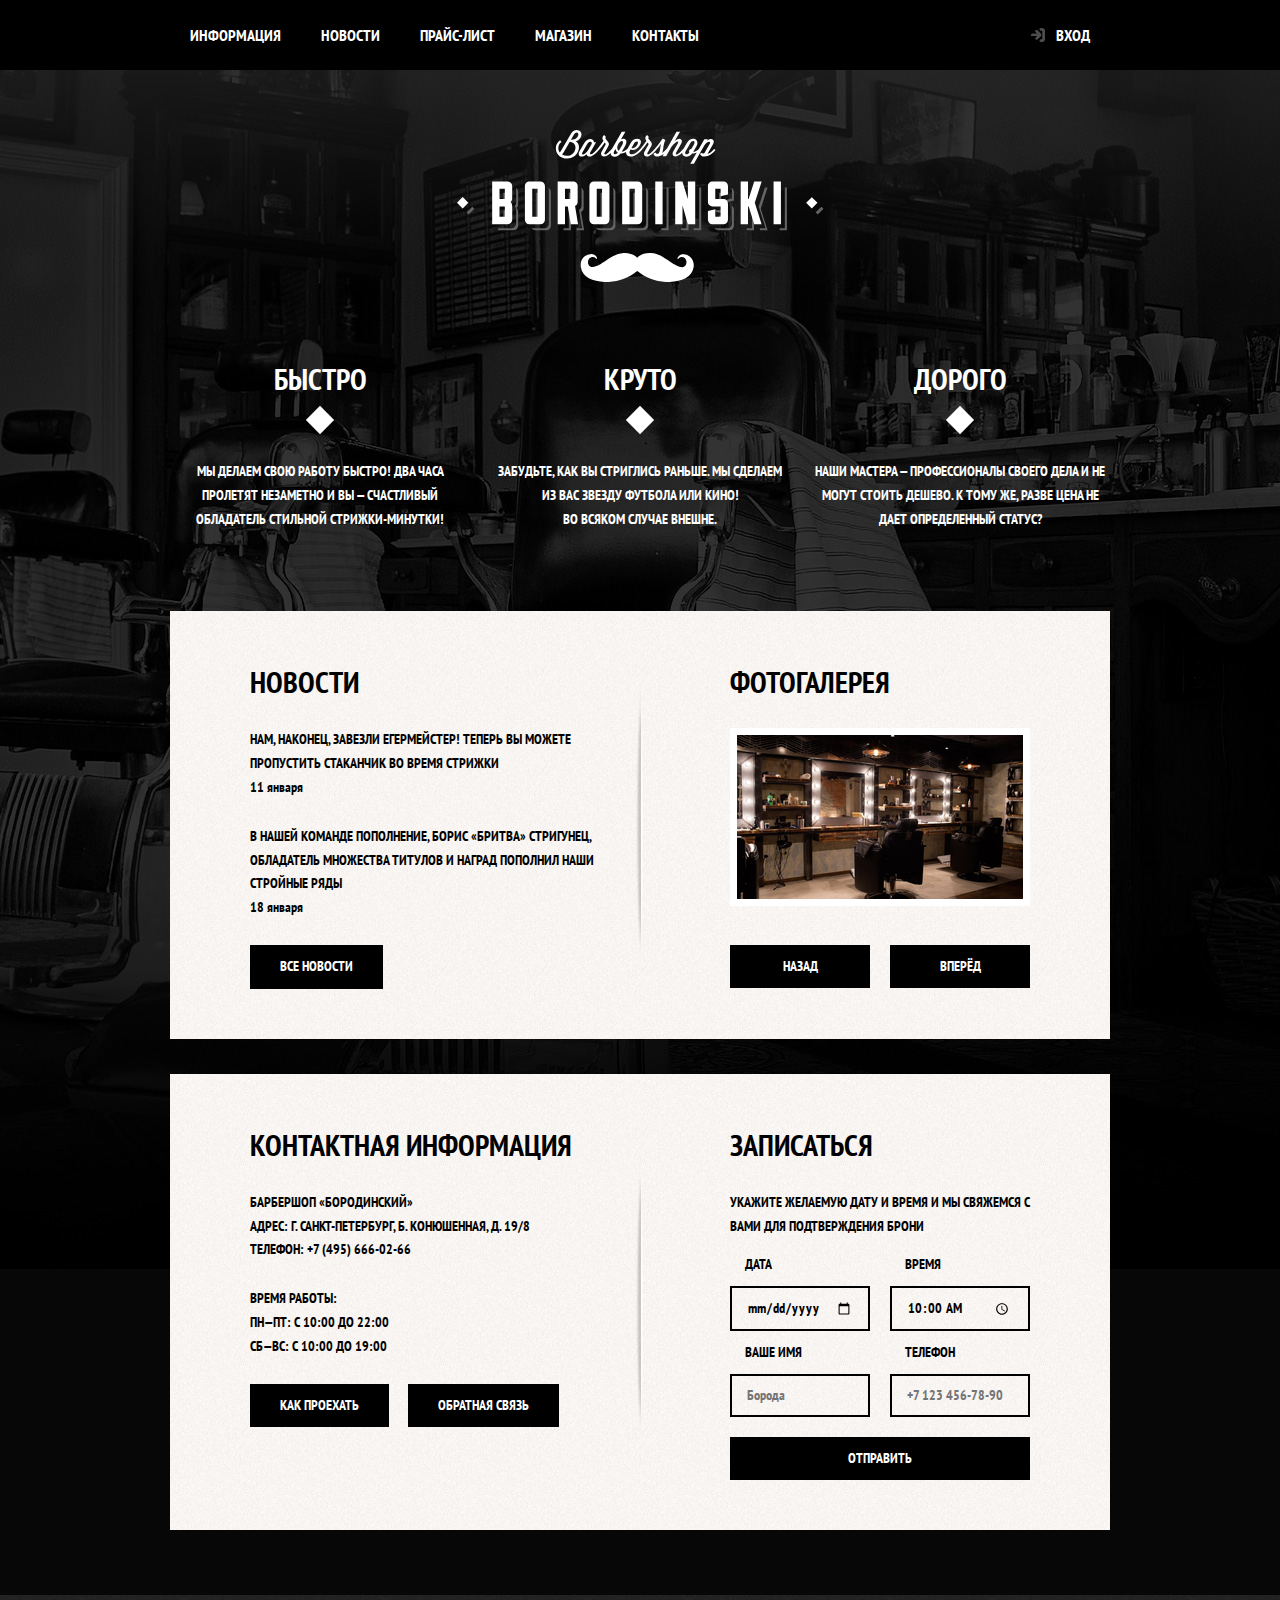
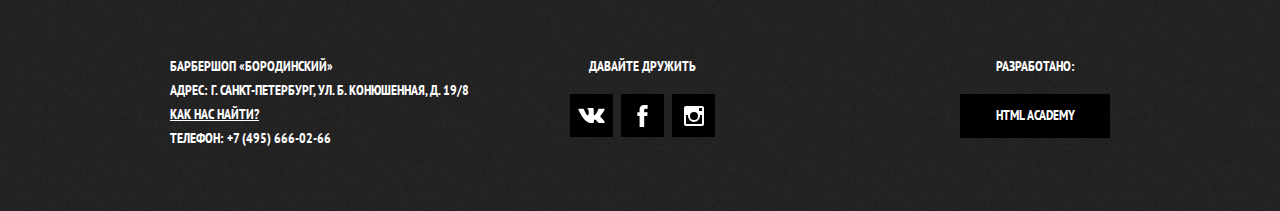
<file: index.html>
<!DOCTYPE html>
<html lang="ru">

<head>
  <meta charset="UTF-8" />
  <meta http-equiv="X-UA-Compatible" content="IE=edge" />
  <meta name="viewport" content="width=device-width, initial-scale=1.0" />

  <link rel="shortcut icon" href="img/favicon.ico" type="image/x-icon">
  <link href="https://fonts.googleapis.com/css?family=PT+Sans+Narrow:400,700&amp;subset=cyrillic" rel="stylesheet">
  <link rel="stylesheet" href="css/normalize.css">
  <link rel="stylesheet" href="css/style.css">

  <title>Барбершоп «Бородинский»</title>
</head>

<body>

  <header class="main-header">
    <nav class="main-navigation">
      <a class="main-header-logo">
        <img src="img/index/index-logo.svg" width="368" height="153" alt="Логотип Барбершопа «Бородинский»" />
      </a>
      <div class="main-navigation-wrapper">
        <div class="container">
          <ul class="site-navigation">
            <li><a href="#info.html">Информация</a></li>
            <li><a href="#news.html">Новости</a></li>
            <li><a href="price.html">Прайс-лист</a></li>
            <li><a href="catalog.html">Магазин</a></li>
            <li><a href="#contacts.html">Контакты</a></li>
          </ul>
          <ul class="user-navigation">
            <li>
              <a class="login-link" id="login-link" href="login.html">Вход</a>
            </li>
          </ul>
        </div>
        <div class="main-navigation-burger">
          <span></span>
        </div>
      </div>
    </nav>
  </header>

  <main>
    <div class="container">
      <h1 class="visually-hidden">Барбершоп «Бородинский»</h1>

      <section class="features" id="features">
        <h2 class="visually-hidden">Наши преимущества</h2>
        <ul class="features-list">
          <li class="features-item">
            <h3>Быстро</h3>
            <p>
              Мы делаем свою работу быстро! Два часа пролетят незаметно и вы —
              счастливый обладатель стильной стрижки-минутки!
            </p>
          </li>
          <li class="features-item">
            <h3>Круто</h3>
            <p>
              Забудьте, как вы стриглись раньше. Мы сделаем из вас звезду
              футбола или кино! <br> Во всяком случае внешне.
            </p>
          </li>
          <li class="features-item">
            <h3>Дорого</h3>
            <p>
              Наши мастера — профессионалы своего дела и не могут стоить
              дешево. К тому же, разве цена не дает определенный статус?
            </p>
          </li>
        </ul>
      </section>

      <div class="index-column">
        <section class="news" id="news">
          <h2>Новости</h2>
          <ul class="news-list">
            <li class="news-item">
              <p>
                Нам, наконец, завезли егермейстер! Теперь вы можете пропустить
                стаканчик во время стрижки
              </p>
              <time datetime="2021-01-11">11 января</time>
            </li>
            <li class="news-item">
              <p>
                В нашей команде пополнение, Борис «Бритва» Стригунец, обладатель
                множества титулов и наград пополнил наши стройные ряды
              </p>
              <time datetime="2020-01-18">18 января</time>
            </li>
          </ul>
          <a class="button" href="news.html">Все новости</a>
        </section>
        <section class="gallery" id="gallery">
          <h2>Фотогалерея</h2>
          <div class="gallery-container">
            <figure class="gallery-content">
              <ul class="gallery-slides">
                <li class="gallery-slide gallery-slide-show">
                  <a href="#">
                    <img src="img/index/gallery/gallery-photo-small-1.jpg" width="286" height="165" alt="Интерьер">
                  </a>
                </li>
                <li class="gallery-slide">
                  <a href="#">
                    <img src="img/index/gallery/gallery-photo-small-2.jpg" width="286" height="165"
                      alt="Стильные причёски">
                  </a>
                </li>
                <li class="gallery-slide">
                  <a href="#">
                    <img src="img/index/gallery/gallery-photo-small-3.jpg" width="286" height="165"
                      alt="Главный интерьер">
                  </a>
                </li>
              </ul>
            </figure>
            <button class="button gallery-button gallery-button-back" id="gallery-button-back">Назад</button>
            <button class="button gallery-button gallery-button-next" id="gallery-button-next">Вперёд</button>
          </div>
        </section>
      </div>

      <div class="index-column">
        <section class="contacts" id="contacts">
          <h2>Контактная информация</h2>
          <address>
            Барбершоп «бородинский»<br>
            Адрес: г. Санкт-Петербург, Б. Конюшенная, Д. 19/8<br>
            Телефон: +7 (495) 666-02-66
          </address>
          <p>
            Время работы:<br>
            пн—пт: с 10:00 до 22:00<br>
            сб—вс: с 10:00 до 19:00<br>
          </p>
          <a class="button js-button-map" href="map.html">Как проехать</a>
          <a class="button" href="#">Обратная связь</a>
        </section>
        <section class="appointment">
          <h2>Записаться</h2>
          <p class="appointment-info">
            Укажите желаемую дату и время и мы свяжемся с вами для подтверждения
            брони
          </p>
          <form class="appointment-form" action="https://echo.htmlacademy.ru" method="post">
            <div class="appointment-item">
              <label for="appointment-date">Дата</label>
              <input id="appointment-date" name="appointment{date}" type="date" placeholder="05.11.2021">
            </div>
            <div class="appointment-item">
              <label for="appointment-time">Время</label>
              <input id="appointment-time" name="appointment{time}" type="time" value="10:00">
            </div>
            <div class="appointment-item">
              <label for="appointment-name">Ваше имя</label>
              <input id="appointment-name" name="appointment-name" type="text" placeholder="Борода">
            </div>
            <div class="appointment-item">
              <label for="appointment-tel">Телефон</label>
              <input id="appointment-tel" name="appointment-tel" type="tel" placeholder="+7 123 456-78-90">
            </div>
            <button class="button" type="submit">Отправить</button>
          </form>
        </section>
      </div>
    </div>
  </main>

  <footer class="main-footer">
    <div class="container">
      <address class="footer-contacts">
        Барбершоп «Бородинский»<br>
        Адрес: Г. Санкт-Петербург, ул. Б. Конюшенная, д. 19/8<br>
        <a class="js-button-map" href="map.html">Как нас найти?</a><br>
        Телефон: +7 (495) 666-02-66
      </address>


      <div class="footer-social">
        <b>Давайте дружить</b>
        <ul class="social-buttons">
          <li>
            <a class="social-button" href="https://vk.com" alt="VK">
              <span class="visually-hidden">Вконтакте</span>
              <svg xmlns="http://www.w3.org/2000/svg" width="27" height="15" viewBox="0 0 26.14 14.91">
                <path
                  d="M26 13.47l-.09-.17a13.55 13.55 0 0 0-2.6-3q-.87-.83-1.1-1.12A1 1 0 0 1 22 8a10.27 10.27 0 0 1 1.22-1.78l.88-1.16q2.35-3.13 2-4L26 .94a.8.8 0 0 0-.4-.22 2.14 2.14 0 0 0-.87 0h-3.92a.51.51 0 0 0-.27 0h-.3a.6.6 0 0 0-.15.14.93.93 0 0 0-.14.24 22.22 22.22 0 0 1-1.46 3.06q-.5.84-.93 1.46a7 7 0 0 1-.71.91 4.94 4.94 0 0 1-.52.47q-.23.18-.35.15l-.23-.05a.9.9 0 0 1-.31-.33 1.49 1.49 0 0 1-.16-.53V1.6a3.14 3.14 0 0 0 0-.62 2.12 2.12 0 0 0-.14-.44.73.73 0 0 0-.28-.33 1.57 1.57 0 0 0-.46-.18A9 9 0 0 0 12.57 0a8.93 8.93 0 0 0-3.25.33 1.83 1.83 0 0 0-.52.41q-.25.3-.07.33a1.67 1.67 0 0 1 1.16.59l.08.16a2.6 2.6 0 0 1 .19.63 6.32 6.32 0 0 1 .12 1 10.59 10.59 0 0 1 0 1.7q-.07.71-.13 1.1a2.21 2.21 0 0 1-.18.64 2.69 2.69 0 0 1-.16.3l-.07.07a1 1 0 0 1-.37.07.86.86 0 0 1-.46-.19 3.27 3.27 0 0 1-.56-.52 7 7 0 0 1-.66-.93q-.37-.6-.76-1.42l-.22-.39q-.2-.38-.56-1.11t-.62-1.43A.9.9 0 0 0 5.2.9h-.07a.93.93 0 0 0-.22-.16A1.44 1.44 0 0 0 4.6.65L.87.68A1 1 0 0 0 .1.94L0 1a.44.44 0 0 0 0 .22 1.08 1.08 0 0 0 .08.37Q.9 3.53 1.86 5.31t1.66 2.87Q4.23 9.27 5 10.24t1 1.24l.37.41.34.33a8.06 8.06 0 0 0 1 .78 16.34 16.34 0 0 0 1.4.9 7.6 7.6 0 0 0 1.79.72 6.19 6.19 0 0 0 2 .22h1.57a1.08 1.08 0 0 0 .72-.3l.05-.07a.9.9 0 0 0 .1-.25 1.38 1.38 0 0 0 0-.37 4.48 4.48 0 0 1 .09-1.05 2.77 2.77 0 0 1 .23-.71 1.74 1.74 0 0 1 .29-.4 1.19 1.19 0 0 1 .23-.2h.11a.86.86 0 0 1 .77.21 4.52 4.52 0 0 1 .83.79q.39.47.93 1.05a6.41 6.41 0 0 0 1 .87l.27.16a3.31 3.31 0 0 0 .71.3 1.53 1.53 0 0 0 .76.07l3.48-.05a1.58 1.58 0 0 0 .8-.17.68.68 0 0 0 .34-.37 1.06 1.06 0 0 0 0-.46 1.71 1.71 0 0 0-.1-.36z"
                  fill="#fff" />
              </svg>
            </a>
          </li>
          <li>
            <a class="social-button" href="https://facebook.com" alt="Facebook">
              <span class="visually-hidden">Фейсбук</span>
              <svg xmlns="http://www.w3.org/2000/svg" width="19" height="22" viewBox="0 0 10.15 21.74">
                <path
                  d="M3.34 1.12A4.77 4.77 0 0 1 6.53 0h3.61v3.81H7.81a1.07 1.07 0 0 0-1.09.83v2.55h3.42c-.08 1.23-.24 2.45-.41 3.67h-3v10.87H2.21V10.86H0V7.21h2.19V3.66a3.83 3.83 0 0 1 1.15-2.54z"
                  fill="#fff" />
              </svg>
            </a>
          </li>
          <li>
            <a class="social-button" href="https://instagram.com" alt="Instagram">
              <span class="visually-hidden">Инстаграм</span>
              <svg xmlns="http://www.w3.org/2000/svg" width="20" height="20" viewBox="0 0 20 20">
                <path
                  d="M18 0H2a2 2 0 0 0-2 2v16a2 2 0 0 0 2 2h16a2 2 0 0 0 2-2V2a2 2 0 0 0-2-2zm-8 6a4 4 0 1 1-4 4 4 4 0 0 1 4-4zM2.5 18a.47.47 0 0 1-.5-.5V9h2.1a3.4 3.4 0 0 0-.1 1 6 6 0 1 0 12 0 3.4 3.4 0 0 0-.1-1H18v8.5a.47.47 0 0 1-.5.5zM18 4.5a.47.47 0 0 1-.5.5h-2a.47.47 0 0 1-.5-.5v-2a.47.47 0 0 1 .5-.5h2a.47.47 0 0 1 .5.5z"
                  fill="#fff" />
              </svg>
            </a>
          </li>
        </ul>
      </div>

      <div class="footer-developed-by">
        <b>Разработано:</b>
        <a class="button" href="https://htmlacademy.ru">HTML Academy</a>
      </div>
    </div>
  </footer>

  <!-- Modals -->
  <!-- Login -->
  <section class="modal modal-login" id="modal-login">
    <h2>Личный кабинет</h2>
    <p>Введите, пожалуйста, свой логин и пароль</p>

    <form class="login-form" id='login-form' action="https://echo.htmlacademy.ru" method="post">
      <div>
        <label class="visually-hidden" for="user-login">Логин</label>
        <input class="login-icon-user" id="user-login" name="user-login" type="text" placeholder="Логин">
      </div>
      <div>
        <label class="visually-hidden" for="user-password">Пароль</label>
        <input class="login-icon-password" id="user-password" name="user-password" type="password" placeholder="Пароль">
      </div>
      <div class="login-password-info">
        <label class="user-remember">
          <input class="visually-hidden" id="user-remember" name="user-remember" type="checkbox">
          <span class="checkbox-indicator"></span>
          Запомните меня
        </label>
        <a class="restore" href="#">Я забыл пароль</a>
      </div>
      <button class="button" type="submit">Войти</button>
    </form>
    <button class="modal-close modal-close-login" id="login-modal-close-button" type="button">
      <span>Закрыть</span>
    </button>
  </section>

  <!-- Map -->
  <section class="modal modal-map" id="modal-map">
    <h2 class="visually-hidden">Как до нас добраться</h2>
    <div>
      <iframe
        src="https://www.google.com/maps/embed?pb=!1m18!1m12!1m3!1d1998.6037872533261!2d30.32085871569898!3d59.93871648187617!2m3!1f0!2f0!3f0!3m2!1i1024!2i768!4f13.1!3m3!1m2!1s0x4696310fca145cc1%3A0x42b32648d8238007!2z0JHQvtC70YzRiNCw0Y8g0JrQvtC90Y7RiNC10L3QvdCw0Y8g0YPQuy4sIDE5LzgsINCh0LDQvdC60YIt0J_QtdGC0LXRgNCx0YPRgNCzLCAxOTExODY!5e0!3m2!1sru!2sru!4v1534657034553"
        width="766" height="560" frameborder="0" style="border:0" allowfullscreen></iframe>
      <img class="visually-hidden" src="img/common/map.jpg" width="766" height="560"
        alt="Барбершоп расположен по адресу ул. Большая Конюшенная 19/8, Санкт-Петербург">
    </div>
    <button class="modal-close modal-close-map" id="map-modal-close-button" type="button">
      <span>Закрыть</span>
    </button>
  </section>

  <!-- Photo -->
  <section class="modal modal-photo" id="modal-photo">
    <div>
      <img class="img-big" id="img-big" src="img/index/gallery/gallery-photo-big-1.jpg" width="780" height="560"
        alt="Большое фото">
    </div>
    <button class="modal-close modal-close-photo" id="photo-modal-close-button" type="button">
      <span>Закрыть</span>
    </button>
  </section>

  <div class="modal-overlay"></div>

  <script src="js/script.js" type="text/javascript"></script>
</body>

</html>
</file>
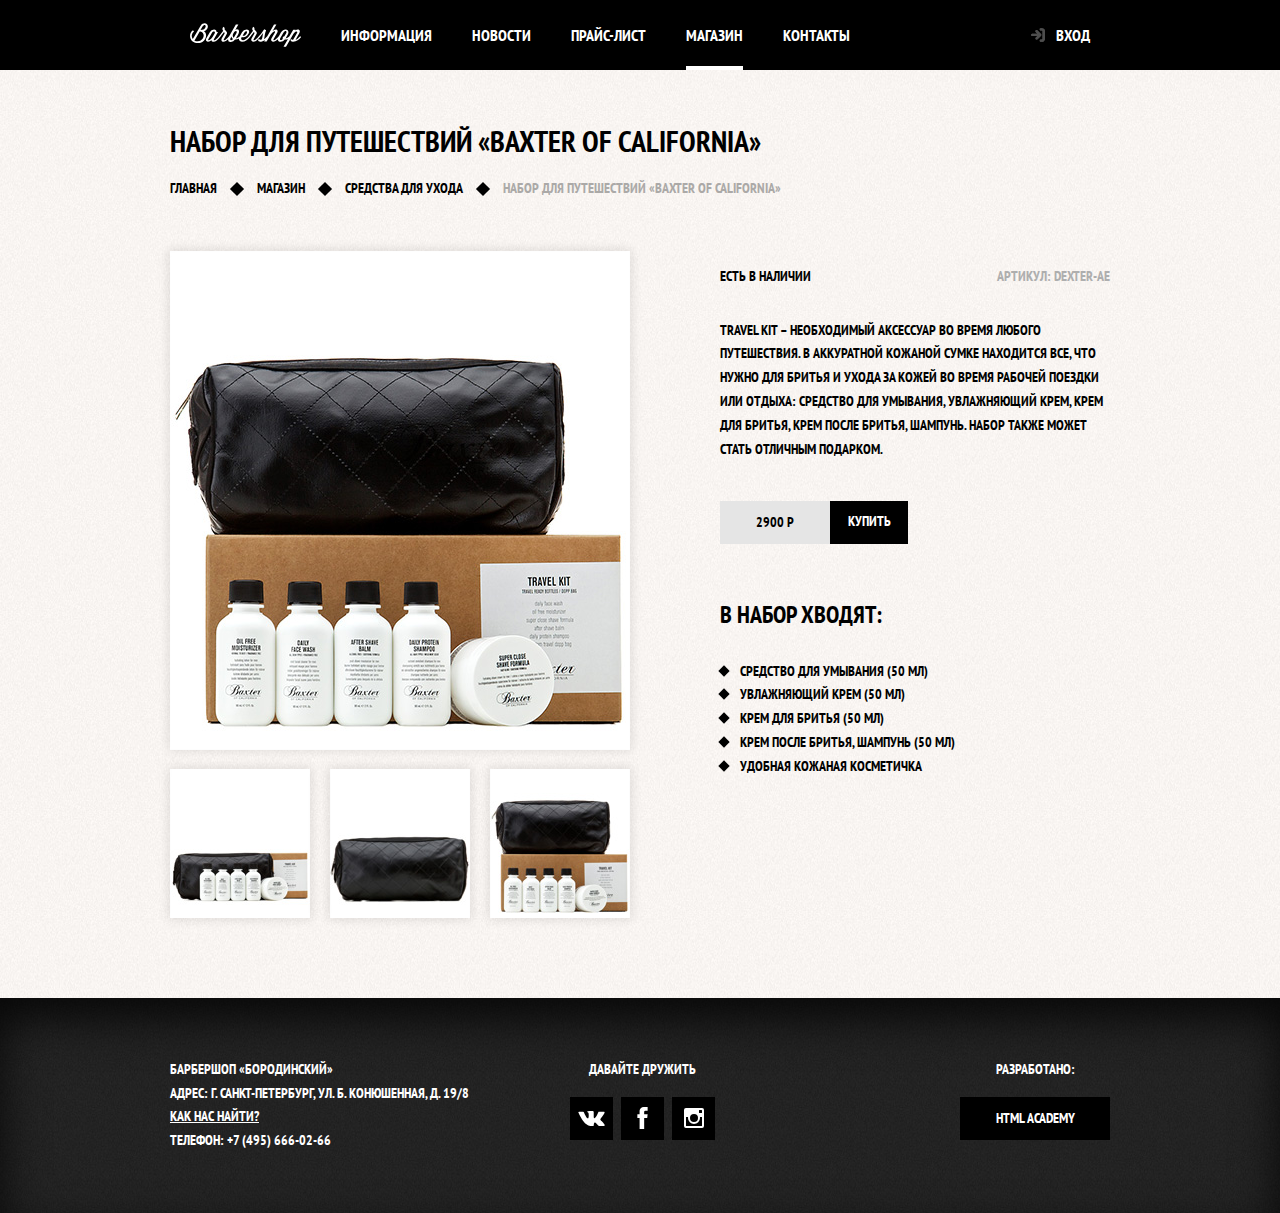
<file: catalog-item.html>
<!DOCTYPE html>
<html lang="ru">

<head>
  <meta charset="UTF-8" />
  <meta http-equiv="X-UA-Compatible" content="IE=edge" />
  <meta name="viewport" content="width=device-width, initial-scale=1.0" />

  <link rel="shortcut icon" href="img/favicon.ico" type="image/x-icon">
  <link href="https://fonts.googleapis.com/css?family=PT+Sans+Narrow:400,700&amp;subset=cyrillic" rel="stylesheet">
  <link rel="stylesheet" href="css/normalize.css">
  <link rel="stylesheet" href="css/style.css">

  <title>Барбершоп «Бородинский»</title>
</head>

<body class="inner-page">
  <header class="main-header">
    <nav class="main-navigation container">
      <a class="main-header-logo" href="index.html">
        <img src="img/common/logo.svg" width="111" height="24" alt="Логотип Барбершопа «Бородинский»" />
      </a>
      <ul class="site-navigation">
        <li><a href="#info.html">Информация</a></li>
        <li><a href="#news.html">Новости</a></li>
        <li><a href="price.html">Прайс-лист</a></li>
        <li class="site-navigation-current"><a>Магазин</a></li>
        <li><a href="#contacts.html">Контакты</a></li>
      </ul>
      <ul class="user-navigation">
        <li>
          <a class="login-link" id="login-link" href="login.html">Вход</a>
        </li>
      </ul>
    </nav>
  </header>

  <main>
    <div class="container">
      <h1 class="page-title">Набор для путешествий «Baxter of California»</h1>
      <ul class="breadcrumbs">
        <li class="breadcrumbs-item">
          <a href="index.html">Главная</a>
        </li>
        <li class="breadcrumbs-item">
          <a href="catalog.html">Магазин</a>
        </li>
        <li class="breadcrumbs-item">
          <a href="catalog.html">Средства для ухода</a>
        </li>
        <li class="breadcrumbs-item breadcrumbs-current">
          <a>Набор для путешествий «Baxter of California»</a>
        </li>
      </ul>

      <div class="catalog-wrapper">
        <section class="product-photos" id="product-photos">
          <h2 class="visually-hidden">Изображение товара</h2>
          <p class="product-photo-full" id="product-photo-full">
            <img src="img/catalog/product-big-3.jpg" width="460" height="498" alt="Фото всего набора">
          </p>
          <ul class="product-photo-preview" id="product-photo-preview">
            <li>
              <a>
                <img src="img/catalog/product-small-1.jpg" alt="Фото в анфас" width="140" height="149">
              </a>
            </li>
            <li>
              <a>
                <img src="img/catalog/product-small-2.jpg" alt="Фото в профиль" width="140" height="149">
              </a>
            </li>
            <li>
              <a>
                <img src="img/catalog/product-small-3.jpg" alt="Фото всего набора" width="140" height="149">
              </a>
            </li>
          </ul>
        </section>

        <section class="product-info">
          <h2 class="visually-hidden">Описание товара</h2>
          <div class="catalog-wrapper">
            <span class="product-availability">Есть в наличии</span>
            <span class="product-code">Артикул: Dexter-ae</span>
          </div>
          <p class="product-description">
            Travel Kit – необходимый аксессуар во время любого
            путешествия. В аккуратной кожаной сумке находится все, что нужно для бритья и ухода за кожей во время
            рабочей поездки
            или отдыха: средство для умывания, увлажняющий крем, крем
            для бритья, крем после бритья, шампунь. Набор также может
            стать отличным подарком.
          </p>
          <p class="catalog-item-price">
						<b>2900 Р</b>
						<a class="button" href="#">Купить</a>
					</p>
          <h3 class="medium-heading">В набор хводят:</h3>
          <ul class="custom-list custom-list-rhomb">
            <li>Средство для умывания (50 мл)</li>
            <li>Увлажняющий крем (50 мл)</li>
            <li>Крем для бритья (50 мл)</li>
            <li>Крем после бритья, шампунь (50 мл)</li>
            <li>Удобная кожаная косметичка</li>
          </ul>
        </section>
      </div>
    </div>
  </main>

  <footer class="main-footer">
    <div class="container">
      <address class="footer-contacts">
        Барбершоп «Бородинский»<br>
        Адрес: Г. Санкт-Петербург, ул. Б. Конюшенная, д. 19/8<br>
        <a class="js-button-map" href="map.html">Как нас найти?</a><br>
        Телефон: +7 (495) 666-02-66
      </address>

      <div class="footer-social">
        <b>Давайте дружить</b>
        <ul class="social-buttons">
          <li>
            <a class="social-button" href="https://vk.com" alt="VK">
              <span class="visually-hidden">Вконтакте</span>
              <svg xmlns="http://www.w3.org/2000/svg" width="27" height="15" viewBox="0 0 26.14 14.91">
                <path
                  d="M26 13.47l-.09-.17a13.55 13.55 0 0 0-2.6-3q-.87-.83-1.1-1.12A1 1 0 0 1 22 8a10.27 10.27 0 0 1 1.22-1.78l.88-1.16q2.35-3.13 2-4L26 .94a.8.8 0 0 0-.4-.22 2.14 2.14 0 0 0-.87 0h-3.92a.51.51 0 0 0-.27 0h-.3a.6.6 0 0 0-.15.14.93.93 0 0 0-.14.24 22.22 22.22 0 0 1-1.46 3.06q-.5.84-.93 1.46a7 7 0 0 1-.71.91 4.94 4.94 0 0 1-.52.47q-.23.18-.35.15l-.23-.05a.9.9 0 0 1-.31-.33 1.49 1.49 0 0 1-.16-.53V1.6a3.14 3.14 0 0 0 0-.62 2.12 2.12 0 0 0-.14-.44.73.73 0 0 0-.28-.33 1.57 1.57 0 0 0-.46-.18A9 9 0 0 0 12.57 0a8.93 8.93 0 0 0-3.25.33 1.83 1.83 0 0 0-.52.41q-.25.3-.07.33a1.67 1.67 0 0 1 1.16.59l.08.16a2.6 2.6 0 0 1 .19.63 6.32 6.32 0 0 1 .12 1 10.59 10.59 0 0 1 0 1.7q-.07.71-.13 1.1a2.21 2.21 0 0 1-.18.64 2.69 2.69 0 0 1-.16.3l-.07.07a1 1 0 0 1-.37.07.86.86 0 0 1-.46-.19 3.27 3.27 0 0 1-.56-.52 7 7 0 0 1-.66-.93q-.37-.6-.76-1.42l-.22-.39q-.2-.38-.56-1.11t-.62-1.43A.9.9 0 0 0 5.2.9h-.07a.93.93 0 0 0-.22-.16A1.44 1.44 0 0 0 4.6.65L.87.68A1 1 0 0 0 .1.94L0 1a.44.44 0 0 0 0 .22 1.08 1.08 0 0 0 .08.37Q.9 3.53 1.86 5.31t1.66 2.87Q4.23 9.27 5 10.24t1 1.24l.37.41.34.33a8.06 8.06 0 0 0 1 .78 16.34 16.34 0 0 0 1.4.9 7.6 7.6 0 0 0 1.79.72 6.19 6.19 0 0 0 2 .22h1.57a1.08 1.08 0 0 0 .72-.3l.05-.07a.9.9 0 0 0 .1-.25 1.38 1.38 0 0 0 0-.37 4.48 4.48 0 0 1 .09-1.05 2.77 2.77 0 0 1 .23-.71 1.74 1.74 0 0 1 .29-.4 1.19 1.19 0 0 1 .23-.2h.11a.86.86 0 0 1 .77.21 4.52 4.52 0 0 1 .83.79q.39.47.93 1.05a6.41 6.41 0 0 0 1 .87l.27.16a3.31 3.31 0 0 0 .71.3 1.53 1.53 0 0 0 .76.07l3.48-.05a1.58 1.58 0 0 0 .8-.17.68.68 0 0 0 .34-.37 1.06 1.06 0 0 0 0-.46 1.71 1.71 0 0 0-.1-.36z"
                  fill="#fff" />
              </svg>
            </a>
          </li>
          <li>
            <a class="social-button" href="https://facebook.com" alt="Facebook">
              <span class="visually-hidden">Фейсбук</span>
              <svg xmlns="http://www.w3.org/2000/svg" width="19" height="22" viewBox="0 0 10.15 21.74">
                <path
                  d="M3.34 1.12A4.77 4.77 0 0 1 6.53 0h3.61v3.81H7.81a1.07 1.07 0 0 0-1.09.83v2.55h3.42c-.08 1.23-.24 2.45-.41 3.67h-3v10.87H2.21V10.86H0V7.21h2.19V3.66a3.83 3.83 0 0 1 1.15-2.54z"
                  fill="#fff" />
              </svg>
            </a>
          </li>
          <li>
            <a class="social-button" href="https://instagram.com" alt="Instagram">
              <span class="visually-hidden">Инстаграм</span>
              <svg xmlns="http://www.w3.org/2000/svg" width="20" height="20" viewBox="0 0 20 20">
                <path
                  d="M18 0H2a2 2 0 0 0-2 2v16a2 2 0 0 0 2 2h16a2 2 0 0 0 2-2V2a2 2 0 0 0-2-2zm-8 6a4 4 0 1 1-4 4 4 4 0 0 1 4-4zM2.5 18a.47.47 0 0 1-.5-.5V9h2.1a3.4 3.4 0 0 0-.1 1 6 6 0 1 0 12 0 3.4 3.4 0 0 0-.1-1H18v8.5a.47.47 0 0 1-.5.5zM18 4.5a.47.47 0 0 1-.5.5h-2a.47.47 0 0 1-.5-.5v-2a.47.47 0 0 1 .5-.5h2a.47.47 0 0 1 .5.5z"
                  fill="#fff" />
              </svg>
            </a>
          </li>
        </ul>
      </div>

      <div class="footer-developed-by">
        <b>Разработано:</b>
        <a class="button" href="https://htmlacademy.ru">HTML Academy</a>
      </div>
    </div>
  </footer>

  <!-- Modals -->
  <!-- Login -->
  <section class="modal modal-login" id="modal-login">
    <h2>Личный кабинет</h2>
    <p>Введите, пожалуйста, свой логин и пароль</p>

    <form class="login-form" id='login-form' action="https://echo.htmlacademy.ru" method="post">
      <div>
        <label class="visually-hidden" for="user-login">Логин</label>
        <input class="login-icon-user" id="user-login" name="user-login" type="text" placeholder="Логин">
      </div>
      <div>
        <label class="visually-hidden" for="user-password">Пароль</label>
        <input class="login-icon-password" id="user-password" name="user-password" type="password" placeholder="Пароль">
      </div>
      <div class="login-password-info">
        <label class="user-remember">
          <input class="visually-hidden" id="user-remember" name="user-remember" type="checkbox">
          <span class="checkbox-indicator"></span>
          Запомните меня
        </label>
        <a class="restore" href="#">Я забыл пароль</a>
      </div>
      <button class="button" type="submit">Войти</button>
    </form>
    <button class="modal-close modal-close-login" id="login-modal-close-button" type="button">
      <span>Закрыть</span>
    </button>
  </section>

  <!-- Map -->
  <section class="modal modal-map" id="modal-map">
    <h2 class="visually-hidden">Как до нас добраться</h2>
    <div>
      <iframe
        src="https://www.google.com/maps/embed?pb=!1m18!1m12!1m3!1d1998.6037872533261!2d30.32085871569898!3d59.93871648187617!2m3!1f0!2f0!3f0!3m2!1i1024!2i768!4f13.1!3m3!1m2!1s0x4696310fca145cc1%3A0x42b32648d8238007!2z0JHQvtC70YzRiNCw0Y8g0JrQvtC90Y7RiNC10L3QvdCw0Y8g0YPQuy4sIDE5LzgsINCh0LDQvdC60YIt0J_QtdGC0LXRgNCx0YPRgNCzLCAxOTExODY!5e0!3m2!1sru!2sru!4v1534657034553"
        width="766" height="560" frameborder="0" style="border:0" allowfullscreen></iframe>
      <img class="visually-hidden" src="img/common/map.jpg" width="766" height="560"
        alt="Барбершоп расположен по адресу ул. Большая Конюшенная 19/8, Санкт-Петербург">
    </div>
    <button class="modal-close modal-close-map" id="map-modal-close-button" type="button">
      <span>Закрыть</span>
    </button>
  </section>

  <div class="modal-overlay"></div>

  <script src="js/script.js" type="text/javascript"></script>
</body>

</html>
</file>
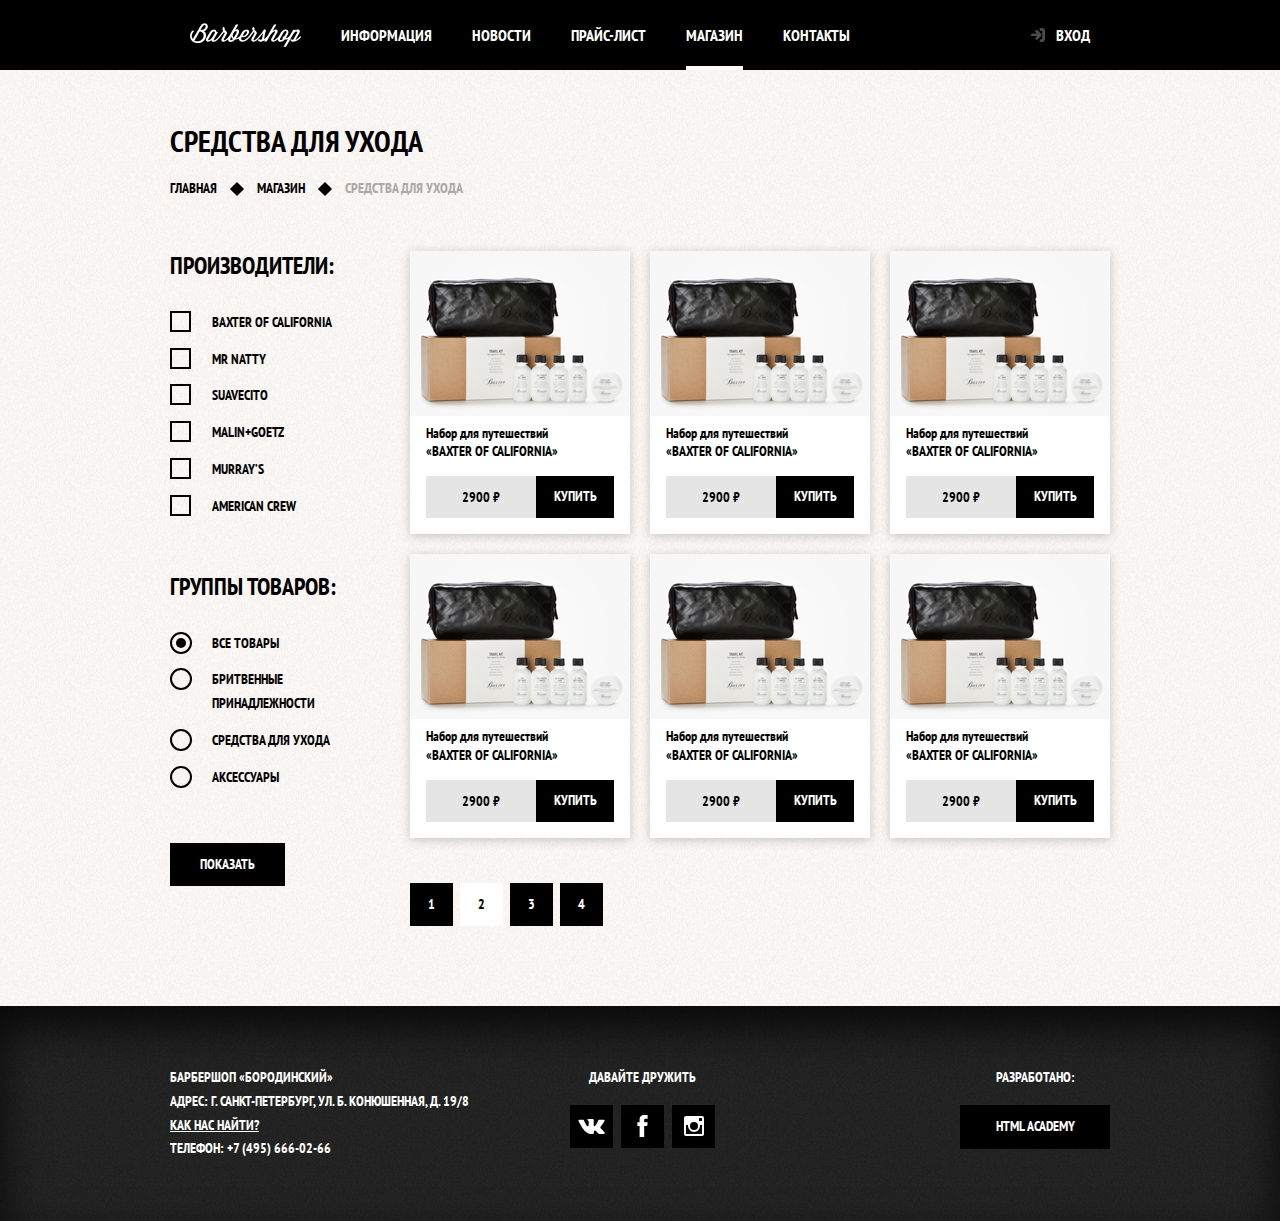
<file: catalog.html>
<!DOCTYPE html>
<html lang="ru">

<head>
  <meta charset="UTF-8" />
  <meta http-equiv="X-UA-Compatible" content="IE=edge" />
  <meta name="viewport" content="width=device-width, initial-scale=1.0" />

  <link rel="shortcut icon" href="img/favicon.ico" type="image/x-icon">
  <link href="https://fonts.googleapis.com/css?family=PT+Sans+Narrow:400,700&amp;subset=cyrillic" rel="stylesheet">
  <link rel="stylesheet" href="css/normalize.css">
  <link rel="stylesheet" href="css/style.css">

  <title>Барбершоп «Бородинский»</title>
</head>

<body class="inner-page">
  <header class="main-header">
    <nav class="main-navigation container">
      <a class="main-header-logo" href="index.html">
        <img src="img/common/logo.svg" width="111" height="24" alt="Логотип Барбершопа «Бородинский»" />
      </a>
      <ul class="site-navigation">
        <li><a href="#info.html">Информация</a></li>
        <li><a href="#news.html">Новости</a></li>
        <li><a href="price.html">Прайс-лист</a></li>
        <li class="site-navigation-current"><a>Магазин</a></li>
        <li><a href="#contacts.html">Контакты</a></li>
      </ul>
      <ul class="user-navigation">
        <li>
          <a class="login-link" id="login-link" href="login.html">Вход</a>
        </li>
      </ul>
    </nav>
  </header>

  <main>
    <div class="container">
      <h1 class="page-title">Средства для ухода</h1>
      <ul class="breadcrumbs">
        <li class="breadcrumbs-item">
          <a href="index.html">Главная</a>
        </li>
        <li class="breadcrumbs-item">
          <a href="catalog.html">Магазин</a>
        </li>
        <li class="breadcrumbs-item breadcrumbs-current"><a>Средства для ухода</a></li>
      </ul>

      <div class="catalog-wrapper">
        <section class="filters">
          <h2 class="visually-hidden">Фильтры товаров</h2>
          <!-- <form action="https://echo.htmlacademy.ru" method="get" class="filter-form"> -->
          <form class="filter-form" action="https://jsonplaceholder.typicode.com/posts" method="post">
            <fieldset class="flex-wrapper-item">
              <legend>
                Производители:
              </legend>
              <ul class="custom-list custom-list-checkbox">
                <li>
                  <label for="filter-baxter-of-california">
                    <input class="visually-hidden" type="checkbox" value="baxter-of-california"
                      id="filter-baxter-of-california" name="brands[]">
                    <span class="checkbox-indicator"></span>
                    Baxter of California
                  </label>
                </li>
                <li>
                  <label for="filter-mr-natty">
                    <input class="visually-hidden" type="checkbox" value="mr-natty" id="filter-mr-natty"
                      name="brands[]">
                    <span class="checkbox-indicator"></span>
                    Mr Natty
                  </label>
                </li>
                <li>
                  <label for="filter-suavecito">
                    <input class="visually-hidden" type="checkbox" value="suavecito" id="filter-suavecito"
                      name="brands[]">
                    <span class="checkbox-indicator"></span>
                    Suavecito
                  </label>
                </li>
                <li>
                  <label for="filter-malin-goetz">
                    <input class="visually-hidden" type="checkbox" value="malin-goetz" id="filter-malin-goetz"
                      name="brands[]">
                    <span class="checkbox-indicator"></span>
                    Malin+Goetz
                  </label>
                </li>
                <li>
                  <label for="filter-murrays">
                    <input class="visually-hidden" type="checkbox" value="murrays" id="filter-murrays" name="brands[]">
                    <span class="checkbox-indicator"></span>
                    Murray’s
                  </label>
                </li>
                <li>
                  <label for="filter-american-crew">
                    <input class="visually-hidden" type="checkbox" value="american-crew" id="filter-american-crew"
                      name="brands[]">
                    <span class="checkbox-indicator"></span>
                    American Crew
                  </label>
                </li>
              </ul>
            </fieldset>

            <fieldset class="flex-wrapper-item">
              <legend>Группы товаров:</legend>
              <ul class="custom-list custom-list-radio">
                <li>
                  <label for="all">Все товары
                    <input type="radio" name="category" id="all" value="all" checked>
                    <span class="checkmark"></span>
                  </label>
                </li>
                <li>
                  <label for="shave">Бритвенные принадлежности
                    <input type="radio" name="category" id="shave" value="shave">
                    <span class="checkmark"></span>
                  </label>
                </li>
                <li>
                  <label for="care">Средства для ухода
                    <input type="radio" name="category" id="care" value="care">
                    <span class="checkmark"></span>
                  </label>
                </li>
                <li>
                  <label for="accessories">Аксессуары
                    <input type="radio" name="category" id="accessories" value="accessories">
                    <span class="checkmark"></span>
                  </label>
                </li>
              </ul>
            </fieldset>
            <button class="button" type="submit">Показать</button>
          </form>
        </section>

        <section class="catalog">
          <h2 class="visually-hidden">Список товаров</h2>
          <ul class="catalog-list">
            <li class="catalog-item">
              <a href="catalog-item.html">
                <h3>
                  <span class="catalog-item-category">Набор для путешествий</span>
                  <span class="catalog-item-title">«Baxter of California»</span>
                </h3>
                <img src="img/catalog/product-1.jpg" alt="Товар #1">
                
              </a>
              <p class="catalog-item-price">
                <b>2900 ₽</b>
                <a class="button">Купить</a>
              </p>
            </li>
            <li class="catalog-item">
              <a href="catalog-item.html">
                <h3>
                  <span class="catalog-item-category">Набор для путешествий</span>
                  <span class="catalog-item-title">«Baxter of California»</span>
                </h3>
                <img src="img/catalog/product-1.jpg" alt="Товар #1">
                
              </a>
              <p class="catalog-item-price">
                <b>2900 ₽</b>
                <a class="button">Купить</a>
              </p>
            </li>
            <li class="catalog-item">
              <a href="catalog-item.html">
                <h3>
                  <span class="catalog-item-category">Набор для путешествий</span>
                  <span class="catalog-item-title">«Baxter of California»</span>
                </h3>
                <img src="img/catalog/product-1.jpg" alt="Товар #1">
                
              </a>
              <p class="catalog-item-price">
                <b>2900 ₽</b>
                <a class="button">Купить</a>
              </p>
            </li>
            <li class="catalog-item">
              <a href="catalog-item.html">
                <h3>
                  <span class="catalog-item-category">Набор для путешествий</span>
                  <span class="catalog-item-title">«Baxter of California»</span>
                </h3>
                <img src="img/catalog/product-1.jpg" alt="Товар #1">
                
              </a>
              <p class="catalog-item-price">
                <b>2900 ₽</b>
                <a class="button">Купить</a>
              </p>
            </li>
            <li class="catalog-item">
              <a href="catalog-item.html">
                <h3>
                  <span class="catalog-item-category">Набор для путешествий</span>
                  <span class="catalog-item-title">«Baxter of California»</span>
                </h3>
                <img src="img/catalog/product-1.jpg" alt="Товар #1">
                
              </a>
              <p class="catalog-item-price">
                <b>2900 ₽</b>
                <a class="button">Купить</a>
              </p>
            </li>
            <li class="catalog-item">
              <a href="catalog-item.html">
                <h3>
                  <span class="catalog-item-category">Набор для путешествий</span>
                  <span class="catalog-item-title">«Baxter of California»</span>
                </h3>
                <img src="img/catalog/product-1.jpg" alt="Товар #1">
                
              </a>
              <p class="catalog-item-price">
                <b>2900 ₽</b>
                <a class="button">Купить</a>
              </p>
            </li>
          </ul>
          <ul class="catalog-pagination">
            <li class="catalog-pagination-item"><a href="#">1</a></li>
            <li class="catalog-pagination-item catalog-pagination-item-current"><a>2</a></li>
            <li class="catalog-pagination-item"><a href="#">3</a></li>
            <li class="catalog-pagination-item"><a href="#">4</a></li>
          </ul>
        </section>
      </div>
    </div>
  </main>

  <footer class="main-footer">
    <div class="container">
      <address class="footer-contacts">
        Барбершоп «Бородинский»<br>
        Адрес: Г. Санкт-Петербург, ул. Б. Конюшенная, д. 19/8<br>
        <a class="js-button-map" href="map.html">Как нас найти?</a><br>
        Телефон: +7 (495) 666-02-66
      </address>


      <div class="footer-social">
        <b>Давайте дружить</b>
        <ul class="social-buttons">
          <li>
            <a class="social-button" href="https://vk.com" alt="VK">
              <span class="visually-hidden">Вконтакте</span>
              <svg xmlns="http://www.w3.org/2000/svg" width="27" height="15" viewBox="0 0 26.14 14.91">
                <path
                  d="M26 13.47l-.09-.17a13.55 13.55 0 0 0-2.6-3q-.87-.83-1.1-1.12A1 1 0 0 1 22 8a10.27 10.27 0 0 1 1.22-1.78l.88-1.16q2.35-3.13 2-4L26 .94a.8.8 0 0 0-.4-.22 2.14 2.14 0 0 0-.87 0h-3.92a.51.51 0 0 0-.27 0h-.3a.6.6 0 0 0-.15.14.93.93 0 0 0-.14.24 22.22 22.22 0 0 1-1.46 3.06q-.5.84-.93 1.46a7 7 0 0 1-.71.91 4.94 4.94 0 0 1-.52.47q-.23.18-.35.15l-.23-.05a.9.9 0 0 1-.31-.33 1.49 1.49 0 0 1-.16-.53V1.6a3.14 3.14 0 0 0 0-.62 2.12 2.12 0 0 0-.14-.44.73.73 0 0 0-.28-.33 1.57 1.57 0 0 0-.46-.18A9 9 0 0 0 12.57 0a8.93 8.93 0 0 0-3.25.33 1.83 1.83 0 0 0-.52.41q-.25.3-.07.33a1.67 1.67 0 0 1 1.16.59l.08.16a2.6 2.6 0 0 1 .19.63 6.32 6.32 0 0 1 .12 1 10.59 10.59 0 0 1 0 1.7q-.07.71-.13 1.1a2.21 2.21 0 0 1-.18.64 2.69 2.69 0 0 1-.16.3l-.07.07a1 1 0 0 1-.37.07.86.86 0 0 1-.46-.19 3.27 3.27 0 0 1-.56-.52 7 7 0 0 1-.66-.93q-.37-.6-.76-1.42l-.22-.39q-.2-.38-.56-1.11t-.62-1.43A.9.9 0 0 0 5.2.9h-.07a.93.93 0 0 0-.22-.16A1.44 1.44 0 0 0 4.6.65L.87.68A1 1 0 0 0 .1.94L0 1a.44.44 0 0 0 0 .22 1.08 1.08 0 0 0 .08.37Q.9 3.53 1.86 5.31t1.66 2.87Q4.23 9.27 5 10.24t1 1.24l.37.41.34.33a8.06 8.06 0 0 0 1 .78 16.34 16.34 0 0 0 1.4.9 7.6 7.6 0 0 0 1.79.72 6.19 6.19 0 0 0 2 .22h1.57a1.08 1.08 0 0 0 .72-.3l.05-.07a.9.9 0 0 0 .1-.25 1.38 1.38 0 0 0 0-.37 4.48 4.48 0 0 1 .09-1.05 2.77 2.77 0 0 1 .23-.71 1.74 1.74 0 0 1 .29-.4 1.19 1.19 0 0 1 .23-.2h.11a.86.86 0 0 1 .77.21 4.52 4.52 0 0 1 .83.79q.39.47.93 1.05a6.41 6.41 0 0 0 1 .87l.27.16a3.31 3.31 0 0 0 .71.3 1.53 1.53 0 0 0 .76.07l3.48-.05a1.58 1.58 0 0 0 .8-.17.68.68 0 0 0 .34-.37 1.06 1.06 0 0 0 0-.46 1.71 1.71 0 0 0-.1-.36z"
                  fill="#fff" />
              </svg>
            </a>
          </li>
          <li>
            <a class="social-button" href="https://facebook.com" alt="Facebook">
              <span class="visually-hidden">Фейсбук</span>
              <svg xmlns="http://www.w3.org/2000/svg" width="19" height="22" viewBox="0 0 10.15 21.74">
                <path
                  d="M3.34 1.12A4.77 4.77 0 0 1 6.53 0h3.61v3.81H7.81a1.07 1.07 0 0 0-1.09.83v2.55h3.42c-.08 1.23-.24 2.45-.41 3.67h-3v10.87H2.21V10.86H0V7.21h2.19V3.66a3.83 3.83 0 0 1 1.15-2.54z"
                  fill="#fff" />
              </svg>
            </a>
          </li>
          <li>
            <a class="social-button" href="https://instagram.com" alt="Instagram">
              <span class="visually-hidden">Инстаграм</span>
              <svg xmlns="http://www.w3.org/2000/svg" width="20" height="20" viewBox="0 0 20 20">
                <path
                  d="M18 0H2a2 2 0 0 0-2 2v16a2 2 0 0 0 2 2h16a2 2 0 0 0 2-2V2a2 2 0 0 0-2-2zm-8 6a4 4 0 1 1-4 4 4 4 0 0 1 4-4zM2.5 18a.47.47 0 0 1-.5-.5V9h2.1a3.4 3.4 0 0 0-.1 1 6 6 0 1 0 12 0 3.4 3.4 0 0 0-.1-1H18v8.5a.47.47 0 0 1-.5.5zM18 4.5a.47.47 0 0 1-.5.5h-2a.47.47 0 0 1-.5-.5v-2a.47.47 0 0 1 .5-.5h2a.47.47 0 0 1 .5.5z"
                  fill="#fff" />
              </svg>
            </a>
          </li>
        </ul>
      </div>

      <div class="footer-developed-by">
        <b>Разработано:</b>
        <a class="button" href="https://htmlacademy.ru">HTML Academy</a>
      </div>
    </div>
  </footer>

  <!-- Modals -->
  <!-- Login -->
  <section class="modal modal-login" id="modal-login">
    <h2>Личный кабинет</h2>
    <p>Введите, пожалуйста, свой логин и пароль</p>

    <form class="login-form" id='login-form' action="https://echo.htmlacademy.ru" method="post">
      <div>
        <label class="visually-hidden" for="user-login">Логин</label>
        <input class="login-icon-user" id="user-login" name="user-login" type="text" placeholder="Логин">
      </div>
      <div>
        <label class="visually-hidden" for="user-password">Пароль</label>
        <input class="login-icon-password" id="user-password" name="user-password" type="password" placeholder="Пароль">
      </div>
      <div class="login-password-info">
        <label class="user-remember">
          <input class="visually-hidden" id="user-remember" name="user-remember" type="checkbox">
          <span class="checkbox-indicator"></span>
          Запомните меня
        </label>
        <a class="restore" href="#">Я забыл пароль</a>
      </div>
      <button class="button" type="submit">Войти</button>
    </form>
    <button class="modal-close modal-close-login" id="login-modal-close-button" type="button">
      <span>Закрыть</span>
    </button>
  </section>

  <!-- Map -->
  <section class="modal modal-map" id="modal-map">
    <h2 class="visually-hidden">Как до нас добраться</h2>
    <div>
      <iframe
        src="https://www.google.com/maps/embed?pb=!1m18!1m12!1m3!1d1998.6037872533261!2d30.32085871569898!3d59.93871648187617!2m3!1f0!2f0!3f0!3m2!1i1024!2i768!4f13.1!3m3!1m2!1s0x4696310fca145cc1%3A0x42b32648d8238007!2z0JHQvtC70YzRiNCw0Y8g0JrQvtC90Y7RiNC10L3QvdCw0Y8g0YPQuy4sIDE5LzgsINCh0LDQvdC60YIt0J_QtdGC0LXRgNCx0YPRgNCzLCAxOTExODY!5e0!3m2!1sru!2sru!4v1534657034553"
        width="766" height="560" frameborder="0" style="border:0" allowfullscreen></iframe>
      <img class="visually-hidden" src="img/common/map.jpg" width="766" height="560"
        alt="Барбершоп расположен по адресу ул. Большая Конюшенная 19/8, Санкт-Петербург">
    </div>
    <button class="modal-close modal-close-map" id="map-modal-close-button" type="button">
      <span>Закрыть</span>
    </button>
  </section>

  <div class="modal-overlay"></div>

  <script src="js/script.js" type="text/javascript"></script>
</body>

</html>
</file>
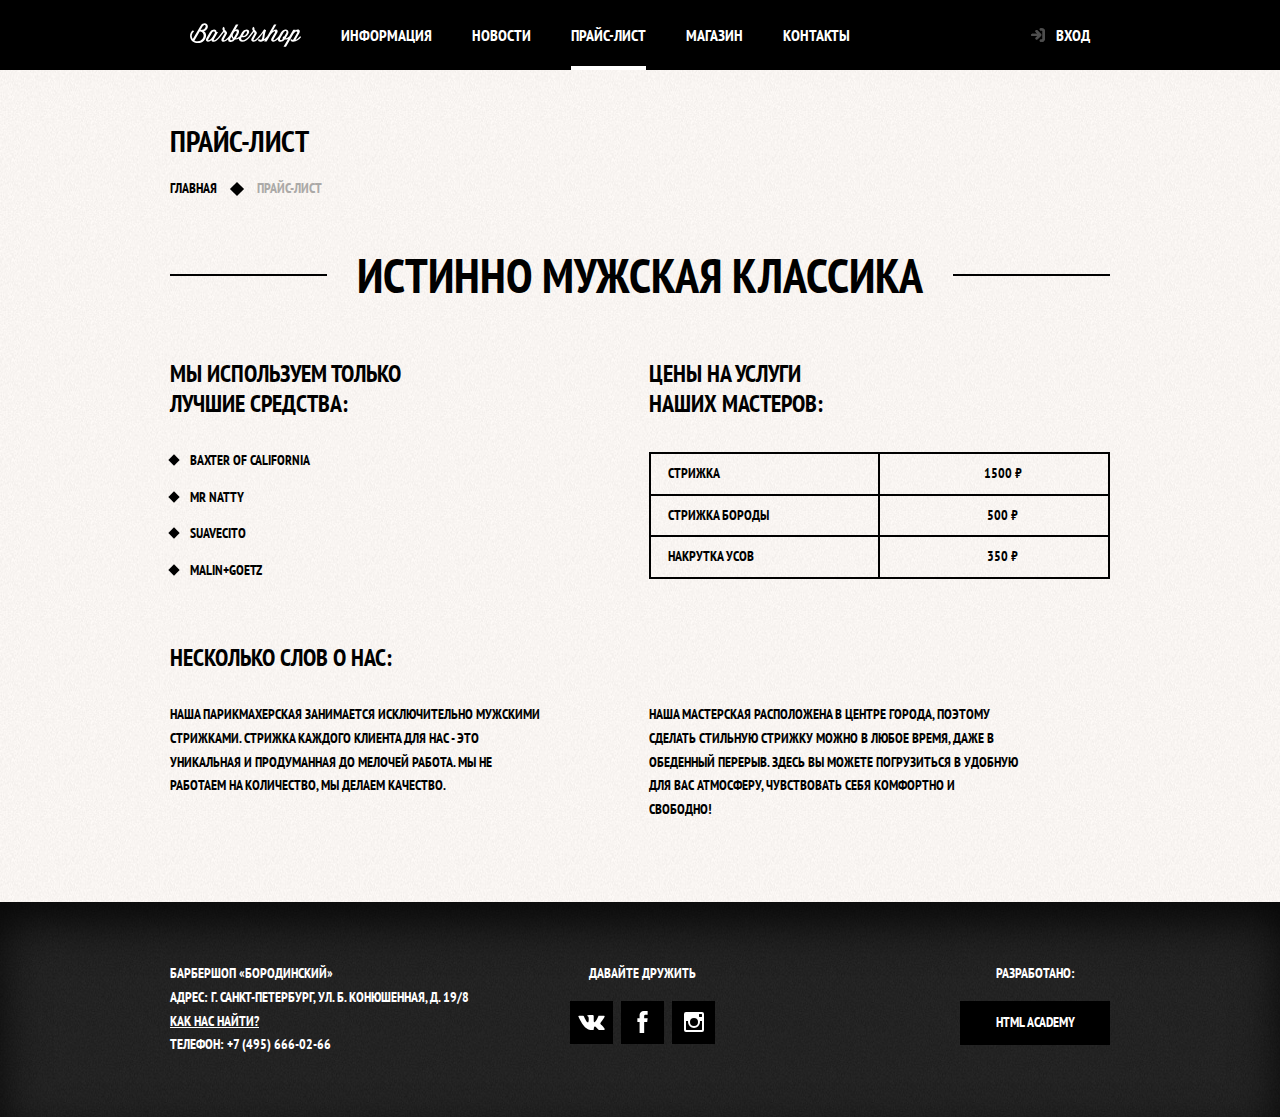
<file: price.html>
<!DOCTYPE html>
<html lang="ru">

<head>
  <meta charset="UTF-8" />
  <meta http-equiv="X-UA-Compatible" content="IE=edge" />
  <meta name="viewport" content="width=device-width, initial-scale=1.0" />

  <link rel="shortcut icon" href="img/favicon.ico" type="image/x-icon">
  <link href="https://fonts.googleapis.com/css?family=PT+Sans+Narrow:400,700&amp;subset=cyrillic" rel="stylesheet">
  <link rel="stylesheet" href="css/normalize.css">
  <link rel="stylesheet" href="css/style.css">

  <title>Барбершоп «Бородинский»</title>
</head>

<body class="inner-page">
  <header class="main-header">
    <nav class="main-navigation container">
      <a class="main-header-logo" href="index.html">
        <img src="img/common/logo.svg" width="111" height="24" alt="Логотип Барбершопа «Бородинский»" />
      </a>
      <div class="main-navigation-wrapper">
        <div class="container">
          <ul class="site-navigation">
            <li><a href="#info.html">Информация</a></li>
            <li><a href="#news.html">Новости</a></li>
            <li class="site-navigation-current"><a>Прайс-лист</a></li>
            <li><a href="catalog.html">Магазин</a></li>
            <li><a href="#contacts.html">Контакты</a></li>
          </ul>
          <ul class="user-navigation">
            <li>
              <a class="login-link" id="login-link" href="login.html">Вход</a>
            </li>
          </ul>
        </div>
        <div class="main-navigation-burger">
          <span></span>
        </div>
      </div>
    </nav>
  </header>

  <main>
    <div class="container">
      <h1 class="page-title">Прайс-лист</h1>
      <ul class="breadcrumbs">
        <li class="breadcrumbs-item">
          <a href="index.html">Главная</a>
        </li>
        <li class="breadcrumbs-item breadcrumbs-current"><a>Прайс-лист</a></li>
      </ul>
      <h2 class="big-heading">Истинно мужская классика</h2>

      <div class="flex-wrapper">
        <section class="flex-wrapper-item stuffs">
          <h2 class="medium-heading">
            Мы используем только <br>
            лучшие средства:
          </h2>
          <ul class="custom-list custom-list-rhomb">
            <li>Baxter of California</li>
            <li>Mr Natty</li>
            <li>Suavecito</li>
            <li>Malin+Goetz</li>
          </ul>
        </section>

        <section class="flex-wrapper-item price">
          <h2 class="medium-heading">
            Цены на услуги <br>
            наших мастеров:
          </h2>
          <table class="price-table">
            <caption class="visually-hidden">Цены на услуги Барбершопа «Бородинский»</caption>
            <tbody>
              <tr>
                <td>Стрижка</td>
                <td>1500 ₽</td>
              </tr>
              <tr>
                <td>Стрижка бороды</td>
                <td>500 ₽</td>
              </tr>
              <tr>
                <td>Накрутка усов</td>
                <td>350 ₽</td>
              </tr>
            </tbody>
          </table>
        </section>
      </div>

      <section class="about">
        <h2 class="medium-heading">Несколько слов о нас:</h2>
        <div class="flex-wrapper">
          <div class="flex-wrapper-item">
            <p>
              Наша парикмахерская занимается исключительно мужскими стрижками. Стрижка каждого клиента для нас - это
              уникальная и продуманная до мелочей работа. Мы не работаем на количество, мы делаем качество.
            </p>
          </div>
          <div class="flex-wrapper-item">
            <p>
              Наша мастерская расположена в центре города, поэтому сделать стильную стрижку можно в любое время, даже в
              обеденный перерыв. Здесь вы можете погрузиться в удобную для вас атмосферу, чувствовать себя комфортно и
              свободно!
            </p>
          </div>
        </div>
      </section>
    </div>
  </main>

  <footer class="main-footer">
    <div class="container">
      <address class="footer-contacts">
        Барбершоп «Бородинский»<br>
        Адрес: Г. Санкт-Петербург, ул. Б. Конюшенная, д. 19/8<br>
        <a class="js-button-map" href="map.html">Как нас найти?</a><br>
        Телефон: +7 (495) 666-02-66
      </address>


      <div class="footer-social">
        <b>Давайте дружить</b>
        <ul class="social-buttons">
          <li>
            <a class="social-button" href="https://vk.com" alt="VK">
              <span class="visually-hidden">Вконтакте</span>
              <svg xmlns="http://www.w3.org/2000/svg" width="27" height="15" viewBox="0 0 26.14 14.91">
                <path
                  d="M26 13.47l-.09-.17a13.55 13.55 0 0 0-2.6-3q-.87-.83-1.1-1.12A1 1 0 0 1 22 8a10.27 10.27 0 0 1 1.22-1.78l.88-1.16q2.35-3.13 2-4L26 .94a.8.8 0 0 0-.4-.22 2.14 2.14 0 0 0-.87 0h-3.92a.51.51 0 0 0-.27 0h-.3a.6.6 0 0 0-.15.14.93.93 0 0 0-.14.24 22.22 22.22 0 0 1-1.46 3.06q-.5.84-.93 1.46a7 7 0 0 1-.71.91 4.94 4.94 0 0 1-.52.47q-.23.18-.35.15l-.23-.05a.9.9 0 0 1-.31-.33 1.49 1.49 0 0 1-.16-.53V1.6a3.14 3.14 0 0 0 0-.62 2.12 2.12 0 0 0-.14-.44.73.73 0 0 0-.28-.33 1.57 1.57 0 0 0-.46-.18A9 9 0 0 0 12.57 0a8.93 8.93 0 0 0-3.25.33 1.83 1.83 0 0 0-.52.41q-.25.3-.07.33a1.67 1.67 0 0 1 1.16.59l.08.16a2.6 2.6 0 0 1 .19.63 6.32 6.32 0 0 1 .12 1 10.59 10.59 0 0 1 0 1.7q-.07.71-.13 1.1a2.21 2.21 0 0 1-.18.64 2.69 2.69 0 0 1-.16.3l-.07.07a1 1 0 0 1-.37.07.86.86 0 0 1-.46-.19 3.27 3.27 0 0 1-.56-.52 7 7 0 0 1-.66-.93q-.37-.6-.76-1.42l-.22-.39q-.2-.38-.56-1.11t-.62-1.43A.9.9 0 0 0 5.2.9h-.07a.93.93 0 0 0-.22-.16A1.44 1.44 0 0 0 4.6.65L.87.68A1 1 0 0 0 .1.94L0 1a.44.44 0 0 0 0 .22 1.08 1.08 0 0 0 .08.37Q.9 3.53 1.86 5.31t1.66 2.87Q4.23 9.27 5 10.24t1 1.24l.37.41.34.33a8.06 8.06 0 0 0 1 .78 16.34 16.34 0 0 0 1.4.9 7.6 7.6 0 0 0 1.79.72 6.19 6.19 0 0 0 2 .22h1.57a1.08 1.08 0 0 0 .72-.3l.05-.07a.9.9 0 0 0 .1-.25 1.38 1.38 0 0 0 0-.37 4.48 4.48 0 0 1 .09-1.05 2.77 2.77 0 0 1 .23-.71 1.74 1.74 0 0 1 .29-.4 1.19 1.19 0 0 1 .23-.2h.11a.86.86 0 0 1 .77.21 4.52 4.52 0 0 1 .83.79q.39.47.93 1.05a6.41 6.41 0 0 0 1 .87l.27.16a3.31 3.31 0 0 0 .71.3 1.53 1.53 0 0 0 .76.07l3.48-.05a1.58 1.58 0 0 0 .8-.17.68.68 0 0 0 .34-.37 1.06 1.06 0 0 0 0-.46 1.71 1.71 0 0 0-.1-.36z"
                  fill="#fff" />
              </svg>
            </a>
          </li>
          <li>
            <a class="social-button" href="https://facebook.com" alt="Facebook">
              <span class="visually-hidden">Фейсбук</span>
              <svg xmlns="http://www.w3.org/2000/svg" width="19" height="22" viewBox="0 0 10.15 21.74">
                <path
                  d="M3.34 1.12A4.77 4.77 0 0 1 6.53 0h3.61v3.81H7.81a1.07 1.07 0 0 0-1.09.83v2.55h3.42c-.08 1.23-.24 2.45-.41 3.67h-3v10.87H2.21V10.86H0V7.21h2.19V3.66a3.83 3.83 0 0 1 1.15-2.54z"
                  fill="#fff" />
              </svg>
            </a>
          </li>
          <li>
            <a class="social-button" href="https://instagram.com" alt="Instagram">
              <span class="visually-hidden">Инстаграм</span>
              <svg xmlns="http://www.w3.org/2000/svg" width="20" height="20" viewBox="0 0 20 20">
                <path
                  d="M18 0H2a2 2 0 0 0-2 2v16a2 2 0 0 0 2 2h16a2 2 0 0 0 2-2V2a2 2 0 0 0-2-2zm-8 6a4 4 0 1 1-4 4 4 4 0 0 1 4-4zM2.5 18a.47.47 0 0 1-.5-.5V9h2.1a3.4 3.4 0 0 0-.1 1 6 6 0 1 0 12 0 3.4 3.4 0 0 0-.1-1H18v8.5a.47.47 0 0 1-.5.5zM18 4.5a.47.47 0 0 1-.5.5h-2a.47.47 0 0 1-.5-.5v-2a.47.47 0 0 1 .5-.5h2a.47.47 0 0 1 .5.5z"
                  fill="#fff" />
              </svg>
            </a>
          </li>
        </ul>
      </div>

      <div class="footer-developed-by">
        <b>Разработано:</b>
        <a class="button" href="https://htmlacademy.ru">HTML Academy</a>
      </div>
    </div>
  </footer>

  <!-- Modals -->
  <!-- Login -->
  <section class="modal modal-login" id="modal-login">
    <h2>Личный кабинет</h2>
    <p>Введите, пожалуйста, свой логин и пароль</p>

    <form class="login-form" id='login-form' action="https://echo.htmlacademy.ru" method="post">
      <div>
        <label class="visually-hidden" for="user-login">Логин</label>
        <input class="login-icon-user" id="user-login" name="user-login" type="text" placeholder="Логин">
      </div>
      <div>
        <label class="visually-hidden" for="user-password">Пароль</label>
        <input class="login-icon-password" id="user-password" name="user-password" type="password" placeholder="Пароль">
      </div>
      <div class="login-password-info">
        <label class="user-remember">
          <input class="visually-hidden" id="user-remember" name="user-remember" type="checkbox">
          <span class="checkbox-indicator"></span>
          Запомните меня
        </label>
        <a class="restore" href="#">Я забыл пароль</a>
      </div>
      <button class="button" type="submit">Войти</button>
    </form>
    <button class="modal-close modal-close-login" id="login-modal-close-button" type="button">
      <span>Закрыть</span>
    </button>
  </section>

  <!-- Map -->
  <section class="modal modal-map" id="modal-map">
    <h2 class="visually-hidden">Как до нас добраться</h2>
    <div>
      <iframe
        src="https://www.google.com/maps/embed?pb=!1m18!1m12!1m3!1d1998.6037872533261!2d30.32085871569898!3d59.93871648187617!2m3!1f0!2f0!3f0!3m2!1i1024!2i768!4f13.1!3m3!1m2!1s0x4696310fca145cc1%3A0x42b32648d8238007!2z0JHQvtC70YzRiNCw0Y8g0JrQvtC90Y7RiNC10L3QvdCw0Y8g0YPQuy4sIDE5LzgsINCh0LDQvdC60YIt0J_QtdGC0LXRgNCx0YPRgNCzLCAxOTExODY!5e0!3m2!1sru!2sru!4v1534657034553"
        width="766" height="560" frameborder="0" style="border:0" allowfullscreen></iframe>
      <img class="visually-hidden" src="img/common/map.jpg" width="766" height="560"
        alt="Барбершоп расположен по адресу ул. Большая Конюшенная 19/8, Санкт-Петербург">
    </div>
    <button class="modal-close modal-close-map" id="map-modal-close-button" type="button">
      <span>Закрыть</span>
    </button>
  </section>

  <div class="modal-overlay"></div>

  <script src="js/script.js" type="text/javascript"></script>
</body>

</html>
</file>
<file: css/style.css>
/* Global styles */

html {
  box-sizing: border-box;
}

*,
*::before,
*::after {
  box-sizing: inherit;
}

html,
body {
  min-width: 1122px;
  margin: 0;
  padding: 0;

  font-family: 'PT Sans Narrow', Arial, Helvetica, sans-serif;
  font-size: 14px;
  line-height: 1.7;
  font-weight: 700;
  color: #ffffff;
  text-transform: uppercase;

  background: #000000;
  background-image: url('../img/index/index-bg.jpg');
  background-position: top center;
  background-repeat: no-repeat;
}

.container {
  width: 940px;
  margin: 0 auto;
  padding: 0;
}

a {
  text-decoration: none;
}

img {
  max-width: 100%;
  height: auto;
}

.visually-hidden:not(:focus):not(:active),
input[type='checkbox'].visually-hidden,
input[type='radio'].visually-hidden {
  position: absolute;

  width: 1px;
  height: 1px;
  margin: -1px;
  border: 0;
  padding: 0;

  white-space: nowrap;

  -webkit-clip-path: inset(100%);
  clip-path: inset(100%);
  clip: rect(0 0 0 0);
  overflow: hidden;
}

.button {
  display: inline-block;
  margin-right: 16px;
  padding: 10px 30px;

  font: inherit;

  text-align: center;
  color: #ffffff;
  vertical-align: middle;
  text-transform: uppercase;

  background-color: #000000;
  border: none;
  cursor: pointer;
}

.button:hover,
.button:focus,
.button:active {
  background-color: #663d15;
}

.button.disabled,
.button:disabled {
  cursor: default;
  opacity: 0.5;
  background-color: #000000;
}

/* Main content styles */

/* Header styles */
.main-header {
  margin-bottom: 75px;
}

.main-navigation {
  display: flex;
  flex-direction: column;
  align-items: center;

  font-size: 16px;
  line-height: 1.25;
  color: #ffffff;
}

.main-header-logo {
  order: 2;
  width: 368px;
  height: 153px;
}

.main-navigation-wrapper {
  width: 100%;
  margin-bottom: 60px;

  background-color: #000000;
}

.main-navigation-wrapper .container {
  display: flex;
  justify-content: space-between;
}

.site-navigation,
.user-navigation {
  list-style: none;
}

.site-navigation a,
.user-navigation a {
  display: block;
  padding: 25px 20px;

  color: #ffffff;
}

.site-navigation a:hover,
.site-navigation a:focus,
.user-navigation a:hover,
.user-navigation a:focus {
  background-color: #242424;
}

.site-navigation-current {
  position: relative;
}

.site-navigation-current a:not([href]) {
  background-color: #000000;
}

.site-navigation-current:after {
  content: '';

  position: absolute;
  right: 20px;
  bottom: 0;
  left: 20px;

  height: 4px;

  background-color: #ffffff;
}

.site-navigation {
  display: flex;
  flex-wrap: wrap;
  width: 620px;
  margin: 0;
  padding: 0;
}

.user-navigation {
  display: flex;
  max-width: 140px;
  margin: 0;
  padding: 0;
}

.user-navigation .login-link {
  position: relative;
  padding-left: 50px;
}

.login-link::before {
  content: '';

  position: absolute;
  top: 27px;
  left: 24px;

  width: 16px;
  height: 16px;

  background-image: url(../img/common/login.svg);
  background-repeat: no-repeat;
  background-position: 0 0;

  opacity: 0.3;
}

.login-link:hover::before,
.login-link:focus::before,
.login-link:active:before {
  opacity: 1;
}

/* Main content */

.features {
  margin-bottom: 80px;
}

.features-list {
  display: flex;
  justify-content: space-between;
  margin: 0;
  padding: 0;

  list-style: none;
}

.features-item {
  width: 300px;

  text-align: center;
}

.features-item h3 {
  position: relative;

  margin: 0;
  margin-bottom: 60px;

  font-size: 30px;
  line-height: 1.4;
}

.features-item h3:after {
  content: '';

  position: absolute;
  bottom: -30px;
  left: 50%;

  width: 20px;
  height: 20px;
  margin-left: -10px;

  background-color: #ffffff;
  transform: rotate(45deg);
}

.features-item p {
  margin: 0 5px;
}

.index-column {
  display: flex;
  justify-content: space-between;
  padding: 50px 80px;
  margin-bottom: 35px;

  color: #000000;

  background-color: #f8f5f2;
  background-image: url('../img/index/line.png'),
    url('../img/common/pattern-light.jpg');
  background-position: center, 0 0;
  background-repeat: no-repeat, repeat;
}

.index-column h2 {
  margin: 0;
  margin-bottom: 25px;

  font-size: 30px;
  line-height: 1.4;
}

.news {
  width: 380px;
}

.news-list {
  margin: 0;
  margin-bottom: 25px;
  padding: 0;

  list-style: none;
}

.news-item {
  margin-bottom: 25px;
}

.news-item p {
  margin: 0;
}

.news-item time {
  text-transform: none;
}

.gallery {
  width: 300px;
}

.gallery-container {
  position: relative;

  height: 260px;
}

.gallery-content {
  box-sizing: content-box;
  height: 164px;
  margin: 0;

  background-color: #cccccc;
  border: 7px solid #ffffff;
}

.gallery-content .gallery-slides {
  position: relative;

  margin: 0;
  padding: 0;

  list-style: none;
}

.gallery-slide {
  position: absolute;
  left: 0;
  top: 0;

  width: 100%;
  height: 100%;
  opacity: 0;
  z-index: 1;

  transition: opacity 1s;
}

.gallery-content img {
  width: 286px;
  height: 164px;
}

.gallery-slide-show {
  opacity: 1;
  z-index: 2;
}

.gallery-button {
  position: absolute;
  bottom: 0;

  width: 140px;
  margin: 0;

  cursor: pointer;
}

.gallery-button-back {
  left: 0;
}

.gallery-button-next {
  right: 0;
}

.contacts {
  width: 380px;
}

.contacts address,
.contacts p {
  margin: 0;
  margin-bottom: 25px;

  font-style: normal;
}

.appointment {
  width: 300px;
}

.appointment-info {
  margin: 0;
  margin-bottom: 15px;
}

.appointment-form {
  display: flex;
  flex-wrap: wrap;
  justify-content: space-between;
}

.appointment-item {
  width: 140px;
  margin: 0;
  margin-bottom: 10px;
}

.appointment-item label {
  display: block;
  margin-bottom: 9px;
  margin-left: 15px;
}

.appointment-item input {
  width: 140px;
  padding-top: 8px;
  padding-left: 15px;
  padding-right: 15px;
  padding-bottom: 7px;

  font: inherit;

  background-color: transparent;
  border: 2px solid #000000;
}

.appointment-item input:focus {
  outline: none;
  border-color: #663d15;
}

.appointment .button {
  width: 100%;
  margin-top: 10px;
  margin-right: 0;

  cursor: pointer;
}

/* Footer */
.main-footer {
  margin-top: 65px;
  padding: 60px 0;

  color: #ffffff;

  background-color: #212121;
  background-image: url('../img/common/pattern-dark.jpg');
}

.main-footer .container {
  display: flex;
}

.footer-contacts {
  width: 320px;
  margin: 0;
  margin-right: 80px;

  font-style: normal;
}

.footer-contacts a {
  color: #ffffff;
  text-decoration: underline;
}

.footer-contacts a:hover,
.footer-contacts a:focus {
  text-decoration: none;
}

.footer-social {
  width: 145px;

  text-align: center;
}

.footer-social b {
  display: block;
  margin-bottom: 15px;
}

.footer-social .social-buttons {
  display: flex;
  flex-wrap: wrap;
  justify-content: space-between;
  margin: 0 auto;
  padding: 0;

  list-style: none;
}

.social-button {
  display: flex;
  align-items: center;
  justify-content: center;
  width: 43px;
  height: 43px;

  background-color: #000000;
}

.social-button:hover,
.social-button:focus {
  background-color: #ffffff;
}

.social-button:hover path,
.social-button:focus path {
  fill: #000000;
}

.footer-developed-by {
  width: 150px;
  margin: 0;
  margin-left: auto;

  text-align: center;
}

.footer-developed-by b {
  display: block;
  margin-bottom: 15px;
}

.footer-developed-by .button {
  display: block;
  margin: 0;
}

.footer-developed-by .button:hover,
.footer-developed-by .button:focus {
  color: #000000;

  background-color: #ffffff;
}

/* Modals */
.modal {
  position: fixed;
  z-index: 2;

  display: none;

  color: #000000;

  background-color: #f8f3f0;
  background-image: url('../img/common/pattern-light.jpg');
  background-position: 0 0;
  background-repeat: repeat;
  box-shadow: 0 30px 50px rgba(0, 0, 0, 0.7);
}

body.modal-lock {
  overflow: hidden;
  margin-right: 16px;
}

.modal-overlay {
  position: fixed;
  top: 0;
  z-index: 1;

  display: none;
  width: 100%;
  height: 100%;

  background-color: rgba(0, 0, 0, 0.4);
}

@keyframes bounce {
  0% {
    transform: translateY(-2000px);
  }
  70% {
    transform: translateY(30px);
  }
  90% {
    transform: translateY(-10px);
  }
  100% {
    transform: translateY(0);
  }
}

@keyframes shake {
  0%,
  100% {
    transform: translateX(0);
  }
  10%,
  30%,
  50%,
  70%,
  90% {
    transform: translateX(-10px);
  }
  20%,
  40%,
  60%,
  80% {
    transform: translateX(10px);
  }
}

.modal-show {
  display: block;
  animation-name: bounce;
  animation-duration: 0.6s;
}

.modal-show ~ .modal-overlay {
  position: fixed;
  top: 0;

  display: block;
  width: 100%;
  height: 100%;
}

.modal-error {
  animation: shake 0.6s;
}

.modal-close {
  position: absolute;
  top: 0;
  right: -34px;

  width: 22px;
  height: 22px;

  font-size: 0;

  border: 0;
  background-color: transparent;

  cursor: pointer;
}

.modal-close::before,
.modal-close::after {
  content: '';

  position: absolute;
  top: 10px;
  left: 2px;

  width: 19px;
  height: 3px;

  background-color: #d0d0d0;
}

.modal-close:hover::before,
.modal-close:hover::after {
  background-color: #ffffff;
}

.modal-close::before {
  transform: rotate(45deg);
}

.modal-close::after {
  transform: rotate(-45deg);
}

.modal-description {
  margin: 0;
  margin-bottom: 10px;
}

.modal-login {
  top: 120px;
  left: 50%;

  width: 460px;
  margin-left: -230px;
  padding: 50px 80px;
}

.modal-login h2 {
  height: 42px;
  margin: 0;
  margin-bottom: 20px;

  font-size: 30px;
}

.login-form p,
.login-form > div {
  margin: 0;
  margin-bottom: 10px;
}

.modal h2 {
  font-size: 30px;
  line-height: 1.4;
}

.login-form input[type='text'],
.login-form input[type='password'] {
  width: 300px;
  padding: 10px 15px;
  padding-right: 40px;

  font: inherit;
  color: #000000;
  text-transform: uppercase;

  background-color: #f9f6f3;
  border: 2px solid #000000;
}

.login-form input:focus {
  outline: none;
  border-color: #663d15;
}

.login-form input[type='text'].field-error,
.login-form input[type='password'].field-error {
  background-color: #e55050;
}

.login-form .login-password-info {
  display: flex;
  flex-wrap: wrap;
  justify-content: space-between;
  margin: 15px 0;
}

.login-icon-user {
  background-image: url('../img/common/user.svg');
  background-position: 270px center;
  background-repeat: no-repeat;
}

.login-icon-password {
  background-image: url('../img/common/lock.svg');
  background-position: 270px center;
  background-repeat: no-repeat;
}

.user-remember {
  position: relative;

  padding-left: 30px;

  cursor: pointer;
}

.user-remember:hover,
.user-remember:focus {
  color: #663d15;
}

.user-remember input[type='checkbox'] + .checkbox-indicator {
  position: absolute;
  top: 0;
  left: 0;

  width: 21px;
  height: 21px;

  border: 2px solid #000000;
}

.user-remember input[type='checkbox']:focus + .checkbox-indicator {
  border-color: #663d15;
  outline: 1px dotted;
}

.user-remember input[type='checkbox']:checked + .checkbox-indicator::before,
.user-remember input[type='checkbox']:checked + .checkbox-indicator::after {
  content: '';

  position: absolute;
  top: 8px;
  left: 1px;

  width: 15px;
  height: 2px;

  background-color: #000000;
}

.user-remember input[type='checkbox']:checked + .checkbox-indicator::before {
  transform: rotate(45deg);
}

.user-remember input[type='checkbox']:checked + .checkbox-indicator::after {
  transform: rotate(-45deg);
}

.restore {
  color: #000000;
  text-decoration: underline;
}

.restore:hover,
.restore:focus {
  text-decoration: none;
}

.login-form .button {
  width: 100%;
  margin-right: 0;
}

/* Map modal */
.modal-map {
  top: 50%;
  left: 50%;

  width: 780px;
  height: 575px;
  margin-top: -280px;
  margin-left: -390px;

  border: 7px solid #ffffff;
}

.modal-map > div {
  margin: 0;
}

.modal-photo {
  top: 50%;
  left: 50%;

  width: 780px;
  height: 575px;
  margin-top: -280px;
  margin-left: -390px;

  border: 7px solid #ffffff;
}

.modal-photo > p {
  margin: 0;
  padding: 0;
}

.modal-photo .img-big {
  height: 560px;
}

/* Side pages styles */
.inner-page {
  color: #000000;

  background-color: #f9f6f3;
  background-image: url('../img/common/pattern-light.jpg');
  background-position: 0 0;
  background-repeat: repeat;
}

.inner-page .main-header {
  margin-bottom: 50px;

  background-color: #000000;
}

.inner-page .main-header-logo {
  order: 0;
  flex-shrink: 0;
  width: 151px;
  height: 70px;
  padding: 23px 20px;
}

.inner-page .main-navigation-wrapper {
  margin-bottom: 0;
}

.inner-page .main-navigation-wrapper .container {
  width: 100%;
}

.inner-page .main-navigation {
  align-items: flex-start;
  flex-direction: row;
}

.inner-page .user-navigation {
  margin-left: auto;
}

.inner-page .main-footer {
  margin-top: 80px;
  box-shadow: inset 0 20px 45px rgba(0, 0, 0, 0.8);
}

.inner-page .page-title {
  margin: 0;
  margin-bottom: 15px;
  padding: 0;

  font-size: 30px;
  line-height: 1.4;
}

.breadcrumbs {
  display: flex;
  margin: 0;
  margin-bottom: 50px;
  padding: 0;

  list-style: none;
}

.breadcrumbs-item {
  position: relative;

  padding-right: 40px;
}

.breadcrumbs-item:not(.breadcrumbs-current)::after {
  content: '';

  position: absolute;
  right: 15px;
  bottom: 7px;

  width: 10px;
  height: 10px;

  background-color: #000000;

  transform: rotate(45deg);
}

.breadcrumbs-item a {
  color: #000000;
}

.breadcrumbs-item a:hover {
  text-decoration: underline;
}

.breadcrumbs-current a {
  color: #aba9a7;
}

.breadcrumbs-current a:hover {
  text-decoration: none;
}

.big-heading {
  display: flex;
  margin-bottom: 60px;

  font-size: 48px;
  line-height: 1;
  align-items: center;
}

.big-heading::before,
.big-heading::after {
  content: '';

  height: 2px;
  flex-basis: 50px;
  flex-grow: 1;
  flex-shrink: 0;

  background-color: #000000;
}

.big-heading::before {
  margin-right: 30px;
}

.big-heading::after {
  margin-left: 30px;
}

.medium-heading {
  margin: 0;
  margin-bottom: 30px;

  font-size: 24px;
  line-height: 1.25;
}

.flex-wrapper {
  display: flex;
  justify-content: space-between;
  margin-bottom: 60px;
}

.flex-wrapper .flex-wrapper-item {
  flex-grow: 1;
  width: 100%;
}

/* Price page */
.big-heading + .flex-wrapper {
  margin-bottom: 47px;
}

.about .flex-wrapper {
  margin-bottom: 0;
}

.about p {
  margin: 0;
  padding: 0;
  padding-right: 90px;
}

.about .flex-wrapper-item:last-child {
  padding-left: 12px;
}

.custom-list {
  margin: 0;
  padding: 0;

  list-style: none;
}

.custom-list li {
  position: relative;

  margin: 0;
  margin-bottom: 13px;
  padding: 0;
}

.custom-list-rhomb li {
  padding-left: 20px;
}

.custom-list-rhomb li::before {
  content: '';

  position: absolute;
  top: 7px;
  left: 0;

  width: 8px;
  height: 8px;

  background-color: #000000;

  transform: rotate(45deg);
}

.custom-list-checkbox label {
  position: relative;

  padding-left: 42px;
  padding-top: 2px;

  cursor: pointer;
}

.custom-list-checkbox label:hover,
.custom-list-checkbox label:focus {
  color: #663d15;
}

.custom-list-checkbox input[type='checkbox'] + .checkbox-indicator {
  position: absolute;
  top: 0;
  left: 0;

  width: 21px;
  height: 21px;

  border: 2px solid #000000;
}

.custom-list-checkbox input[type='checkbox']:focus + .checkbox-indicator {
  border-color: #663d15;
  outline: 1px dotted;
}

.custom-list-checkbox
  input[type='checkbox']:checked
  + .checkbox-indicator::before,
.custom-list-checkbox
  input[type='checkbox']:checked
  + .checkbox-indicator::after {
  content: '';

  position: absolute;
  top: 8px;
  left: 1px;

  width: 15px;
  height: 2px;

  background-color: #000000;
}

.custom-list-checkbox
  input[type='checkbox']:checked
  + .checkbox-indicator::before {
  transform: rotate(45deg);
}

.custom-list-checkbox
  input[type='checkbox']:checked
  + .checkbox-indicator::after {
  transform: rotate(-45deg);
}

.custom-list-radio label {
  position: relative;
  display: block;

  padding-left: 42px;

  cursor: pointer;
  user-select: none;
}

.custom-list-radio label:hover,
.custom-list-radio label:focus {
  color: #663d15;
}

.custom-list-radio input[type='radio'] {
  position: absolute;
  opacity: 0;
  cursor: pointer;
}

.custom-list-radio .checkmark {
  position: absolute;
  top: 0;
  left: 0;

  height: 22px;
  width: 22px;

  border: 2px solid #000000;
  border-radius: 50%;
}

.custom-list-radio label .checkmark::after {
  top: 4px;
  left: 4px;
  width: 10px;
  height: 10px;
  border-radius: 50%;
  background: #000000;
}

.checkmark:after {
  content: '';
  position: absolute;
  display: none;
}

.custom-list-radio label input:checked ~ .checkmark:after {
  display: block;
}

.flex-wrapper-item.price {
  padding-left: 12px;
}

.price-table {
  table-layout: fixed;
  width: 100%;
  margin-top: 33px;

  border-spacing: 0;
  border-collapse: collapse;
}

.price-table td {
  margin: 0;
  padding: 8px 0 8px 17px;

  border: 2px solid #000000;
}

.price-table td:nth-child(2n) {
  text-align: center;
}

/* Catalog page */
.catalog-wrapper {
  display: flex;
  justify-content: space-between;
}

.filters {
  flex-basis: 180px;
  flex-grow: 0;
  flex-shrink: 0;
  margin-right: 60px;
}

.filter-form legend {
  margin-bottom: 30px;

  font-size: 24px;
  line-height: 1.25;
}

.filter-form fieldset {
  margin: 0;
  margin-bottom: 40px;
  padding: 0;

  border: none;
}

.catalog-list {
  display: flex;
  flex-wrap: wrap;
  margin: 0;
  padding: 0;

  list-style: none;
}

.catalog-list li {
  width: 220px;
  margin-right: 20px;
  margin-bottom: 20px;
}

.catalog-list li:nth-child(3n) {
  margin-right: 0;
}

.catalog-list li:nth-last-child(-n + 3) {
  margin-bottom: 0;
}

.catalog-item {
  background-color: #ffffff;
  box-shadow: 0 2px 10px rgba(0, 0, 0, 0.2);
}

.catalog-item > a {
  display: flex;
  flex-direction: column-reverse;

  line-height: 1.3;
  color: #000;
}

.catalog-item h3 {
  margin: 8px 16px;
  font-size: 14px;
}

.catalog-item-category {
  display: block;
  text-transform: none;
}

.catalog-item-price {
  display: flex;
  margin: 8px 16px;
  margin-bottom: 16px;

  font-size: 14px;
  line-height: 1.3;
}

.catalog-item-price b {
  flex-basis: 110px;
  flex-grow: 0;
  flex-shrink: 0;
  padding: 12px 0;

  text-align: center;
  vertical-align: middle;

  background-color: #e5e5e5;
}

.catalog-item-price .button {
  flex-grow: 1;
  display: inline-block;
  margin: 0;
  padding: 10px;

  line-height: 20px;
}

.catalog-pagination {
  display: flex;
  flex-wrap: wrap;
  margin: 0;
  margin-top: 45px;
  padding: 0;
  list-style: none;
}

.catalog-pagination-item {
  margin: 0;
  margin-right: 7px;
  padding: 0;
}

.catalog-pagination-item a {
  display: inline-block;
  width: 43px;
  height: 43px;

  color: #ffffff;
  line-height: 43px;
  text-align: center;
  vertical-align: middle;

  background-color: #000000;
}

.catalog-pagination-item a:hover {
  background-color: #663d15;
}

.catalog-pagination-item-current a {
  color: #000000;
  background-color: #ffffff;
}

.catalog-pagination-item-current a:hover {
  color: #000000;
  background-color: #ffffff;
}

/*  Catalog Item page */
.product-photos {
  flex-basis: 460px;
  flex-grow: 0;
  flex-shrink: 0;
  margin-right: 90px;
}

.product-photo-full {
  width: 460px;
  height: 498px;
  margin: 0;
  margin-bottom: 20px;
  padding: 0;

  box-shadow: 0 0 10px 2px rgba(0, 0, 0, 0.1);
}

.product-photo-preview {
  display: flex;
  justify-content: space-between;
  margin: 0;
  padding: 0;

  list-style: none;
}

.product-photo-preview li {
  box-shadow: 0 0 10px 2px rgba(0, 0, 0, 0.1);
}

.product-photo-preview a {
  display: block;
  margin: 0;
  padding: 0;
  width: 140px;
  height: 149px;
}

.product-photo-preview a:hover {
  cursor: pointer;
}

.product-info {
  flex-grow: 1;
}

.product-availability,
.product-code {
  margin-top: 14px;
}

.product-code {
  color: #aeaeae;
}

.product-description {
  margin: 0;
  margin-top: 30px;
  padding: 0;
}

.product-info .catalog-item-price {
  margin: 0;
  margin-top: 40px;
  margin-bottom: 56px;
  padding: 0;
}

.product-info .catalog-item-price a {
  width: 78px;
  flex-grow: 0;
}

.product-info .custom-list-rhomb li {
  margin: 0;
}

.main-navigation-burger {
  display: none;
}

@media (max-width: 767px) {
  html,
  body {
    min-width: 320px;
    max-width: 767px;
  }

  body.menu-lock {
    overflow: hidden;
  }

  body.modal-lock {
    margin-right: 0;
  }

  .container {
    width: 100%;
  }

  .main-header {
    margin: 0;
    padding: 0;
  }

  .main-header-logo {
    width: 90%;
    max-width: 368px;
    padding: 0;
    margin: 0;
    margin-top: 60px;
  }

  .inner-page .main-header-logo {
    margin: 0;
    padding: 0;
    width: 40px;
    height: 40px;
    /* margin: 4px; */
    background-image: url('../img/common/logo-mobile.svg');
    background-repeat: no-repeat;
    background-position: center center;
    background-size: 80%;
    z-index: 60;
    border: 1px solid #ffffff;
    border-radius: 50%;
  }

  .inner-page .main-header-logo img {
    display: none;
  }

  .main-navigation-wrapper {
    position: fixed;
    top: 0;
    left: 0;
    margin: 0;
    padding: 0;
    width: 100%;
    height: 40px;
    display: block;
    z-index: 50;
  }

  .main-navigation-wrapper .container {
    position: fixed;
    top: -110%;
    flex-direction: column;
    margin: 0;
    width: 100%;
    height: 100vh;
    background-color: #000000;
    transition: all 0.3s ease 0s;
  }

  .main-navigation-wrapper .container.active {
    display: block;
    top: 0;
  }

  .site-navigation,
  .user-navigation {
    flex-direction: column;
    width: 100%;
  }

  .site-navigation {
    padding-top: 4px;
  }

  .site-navigation a,
  .user-navigation a {
    margin: 0;
    padding: 12px;
    font-size: 20px;
  }

  .user-navigation .login-link::before {
    top: 16px;
  }

  .main-navigation-burger {
    display: block;
    position: absolute;
    width: 30px;
    height: 20px;
    right: 10px;
    top: 10px;
  }

  .main-navigation-burger span,
  .main-navigation-burger::before,
  .main-navigation-burger::after {
    content: '';
    position: absolute;
    right: 0;
    width: 100%;
    height: 2px;
    background-color: #ffffff;
    transition: all 0.3s ease 0s;
  }

  .main-navigation-burger span {
    top: 9px;
  }

  .main-navigation-burger::before {
    top: 0;
  }

  .main-navigation-burger::after {
    bottom: 0;
  }

  .main-navigation-burger.active::before {
    transform: rotate(45deg);
    top: 9px;
  }

  .main-navigation-burger.active::after {
    transform: rotate(-45deg);
    bottom: 9px;
  }

  .main-navigation-burger.active span {
    transform: scale(0);
  }

  .features-list {
    width: 100%;
    flex-direction: column;
    align-items: center;
  }

  .features-list li {
    margin-top: 20px;
  }

  .features-list h3 {
    margin-bottom: 30px;
  }

  .features-list h3:after {
    bottom: -18px;
    width: 12px;
    height: 12px;
  }

  .index-column {
    flex-direction: column;
    margin: 0;
    padding: 0;
    background-image: none;
  }

  .news,
  .gallery,
  .contacts,
  .appointment {
    width: 100%;
    margin: 0;
    margin-top: 12px;
    padding: 12px;
  }

  .news .button {
    width: 100%;
    margin: 0;
  }

  .contacts .button {
    width: 100%;
    margin: 0;
  }

  .contacts .button:first-of-type {
    margin-bottom: 10px;
  }

  .appointment {
    padding-bottom: 20px;
  }

  .main-footer {
    margin: 0;
    padding: 12px;
    padding-top: 20px;
  }

  .main-footer .container {
    flex-direction: column;
  }

  .main-footer .container > * {
    width: 100%;
    margin-bottom: 16px;
  }

  .social-buttons {
    width: 145px;
  }

  .footer-social b {
    display: none;
  }

  .footer-developed-by b {
    display: none;
  }

  .gallery-container {
    max-width: 320px;
    max-height: 240px;
    margin: 0 auto;
  }

  .gallery-content {
    width: 286px;
    margin: 0 auto;
  }

  .modal {
    left: 0;
    top: 30%;
    width: 100%;
    height: auto;
    margin: 0;
    z-index: 20;
  }

  .modal-close {
    top: 0;
    right: 0;
  }

  .modal-overlay {
    z-index: 19;
    overflow: hidden;
  }

  .modal-photo .img-big {
    width: 100%;
    height: auto;
  }

  .appointment-form {
    gap: 12px;
  }

  .appointment-form > div {
    flex-grow: 1;
  }

  .appointment-form input {
    width: 100%;
  }

  .modal-login {
    top: 20%;
    margin: 0;
    padding: 12px;
  }

  .login-form input[type='text'],
  .login-form input[type='password'] {
    width: 100%;
  }

  .login-icon-user,
  .login-icon-password {
    background-position: 96%;
  }

  .modal-map {
    top: 20%;
  }

  .modal-map iframe {
    width: 100%;
    height: 60vh;
  }
}
</file>
